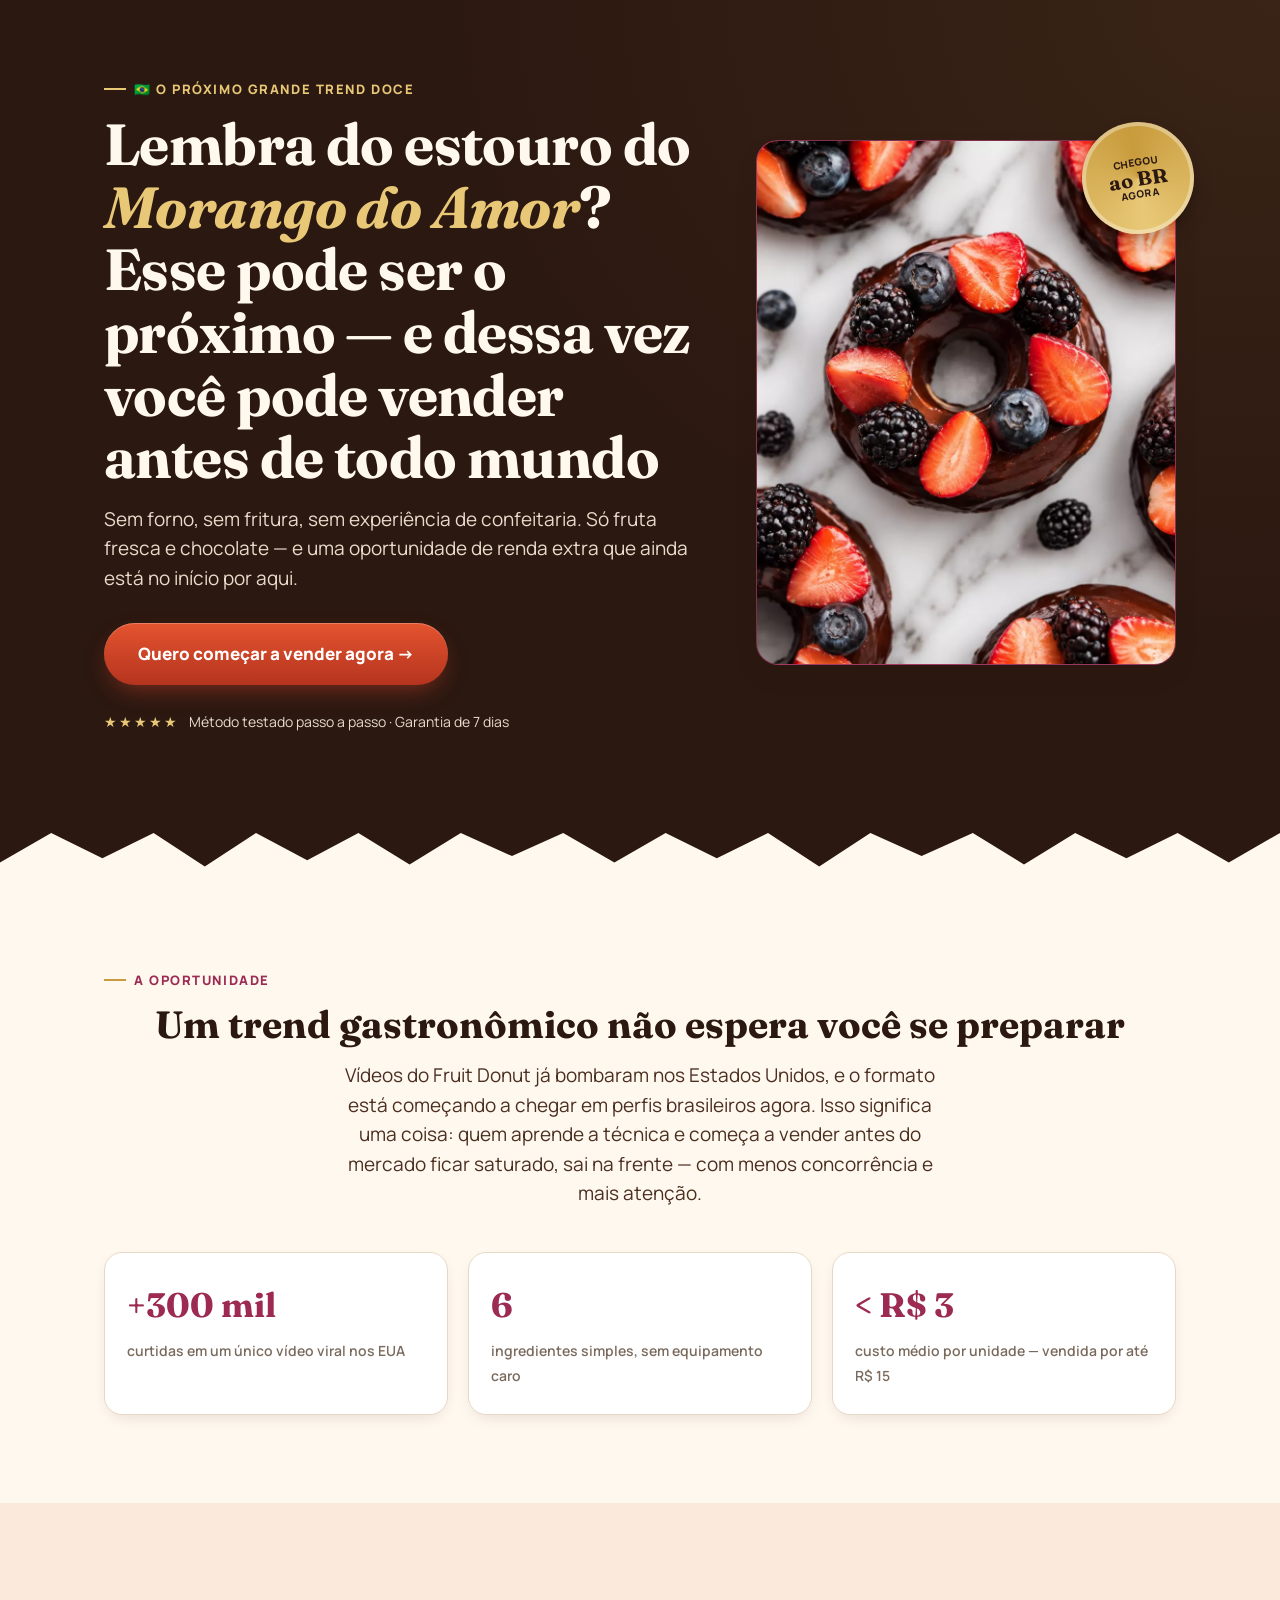
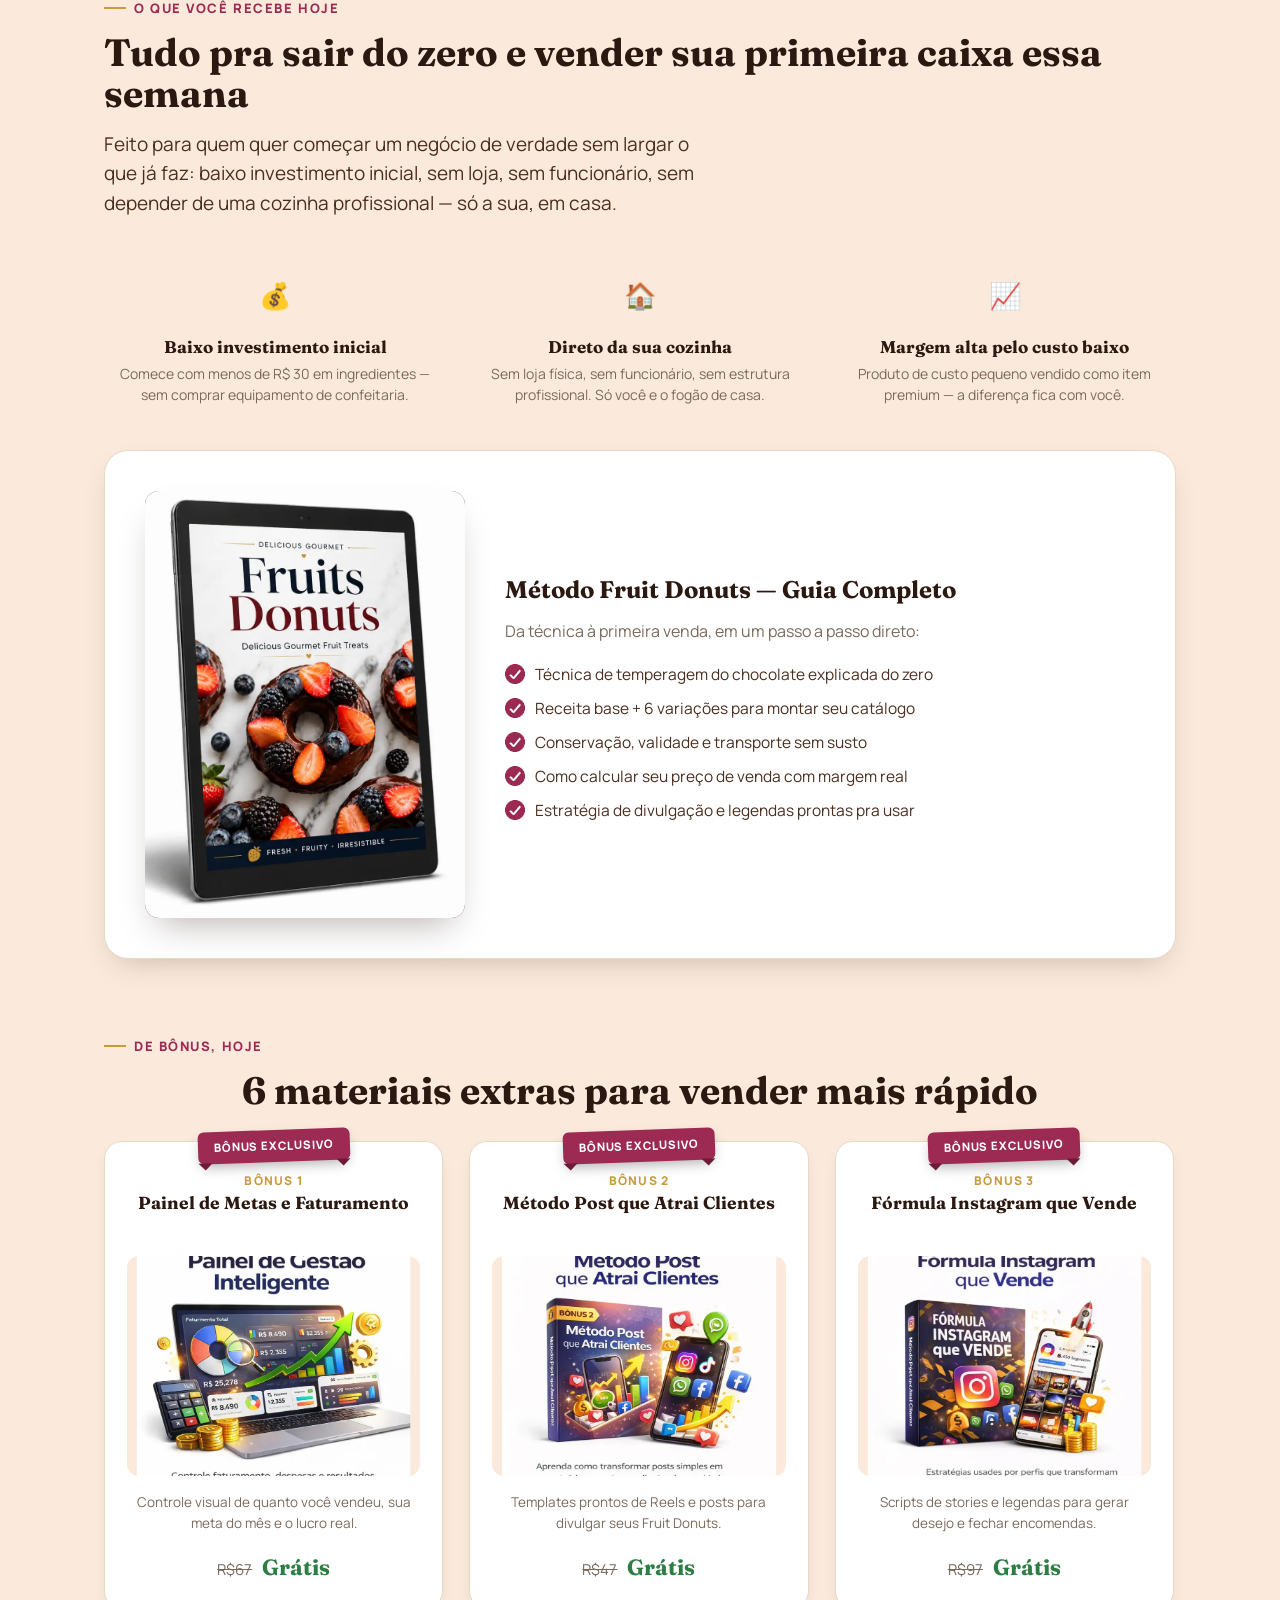
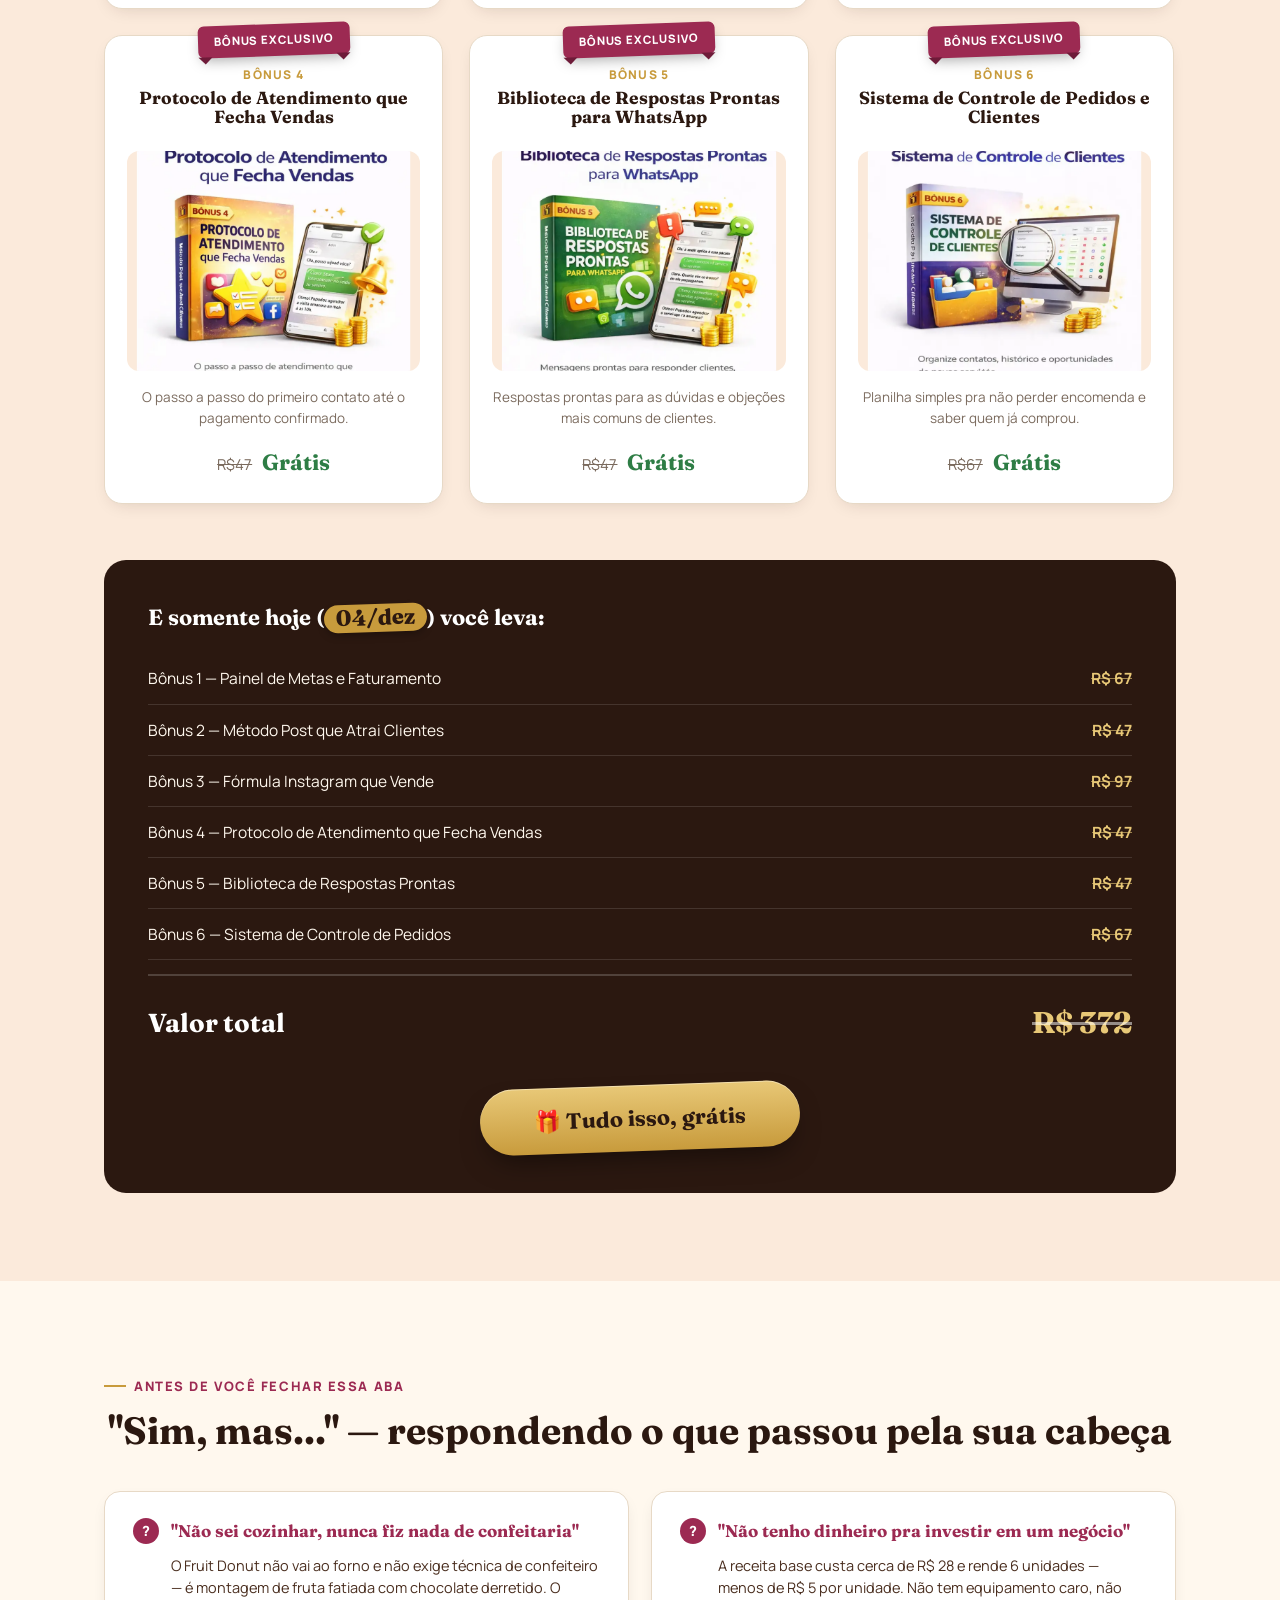
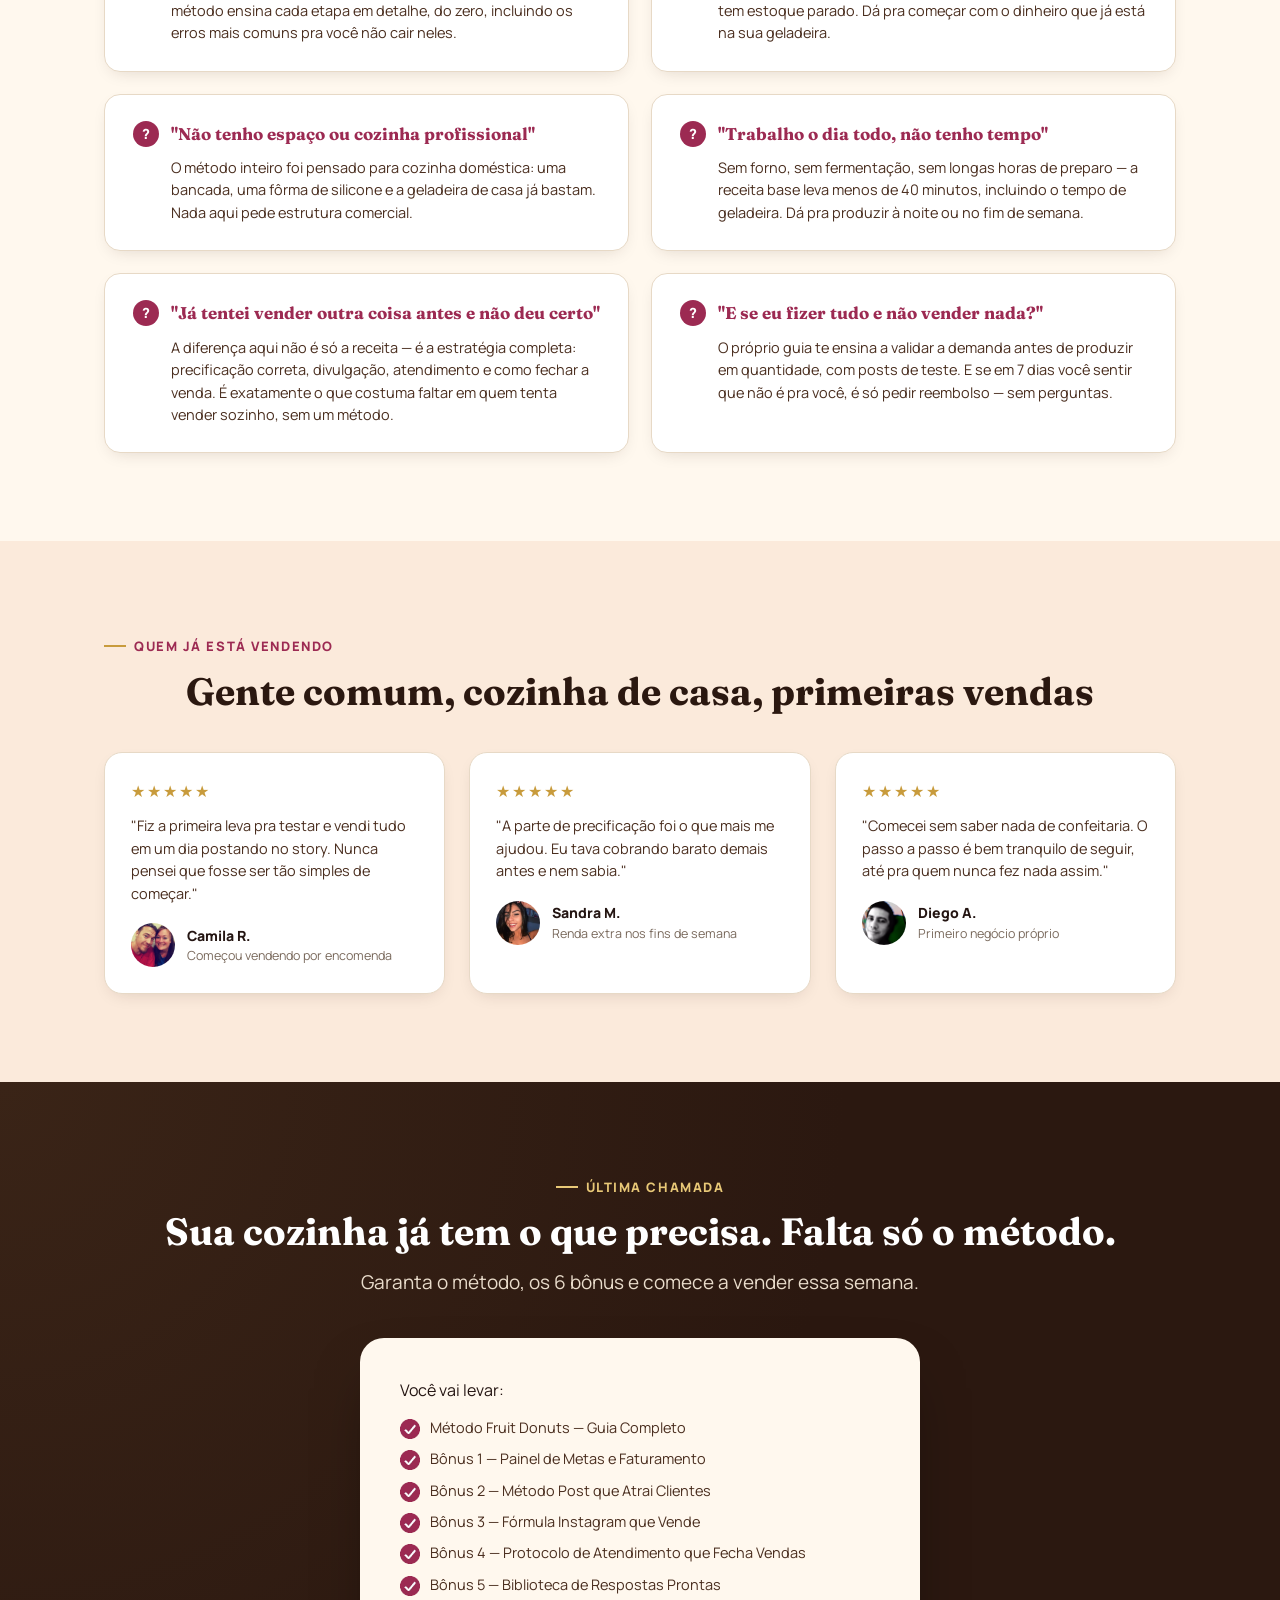
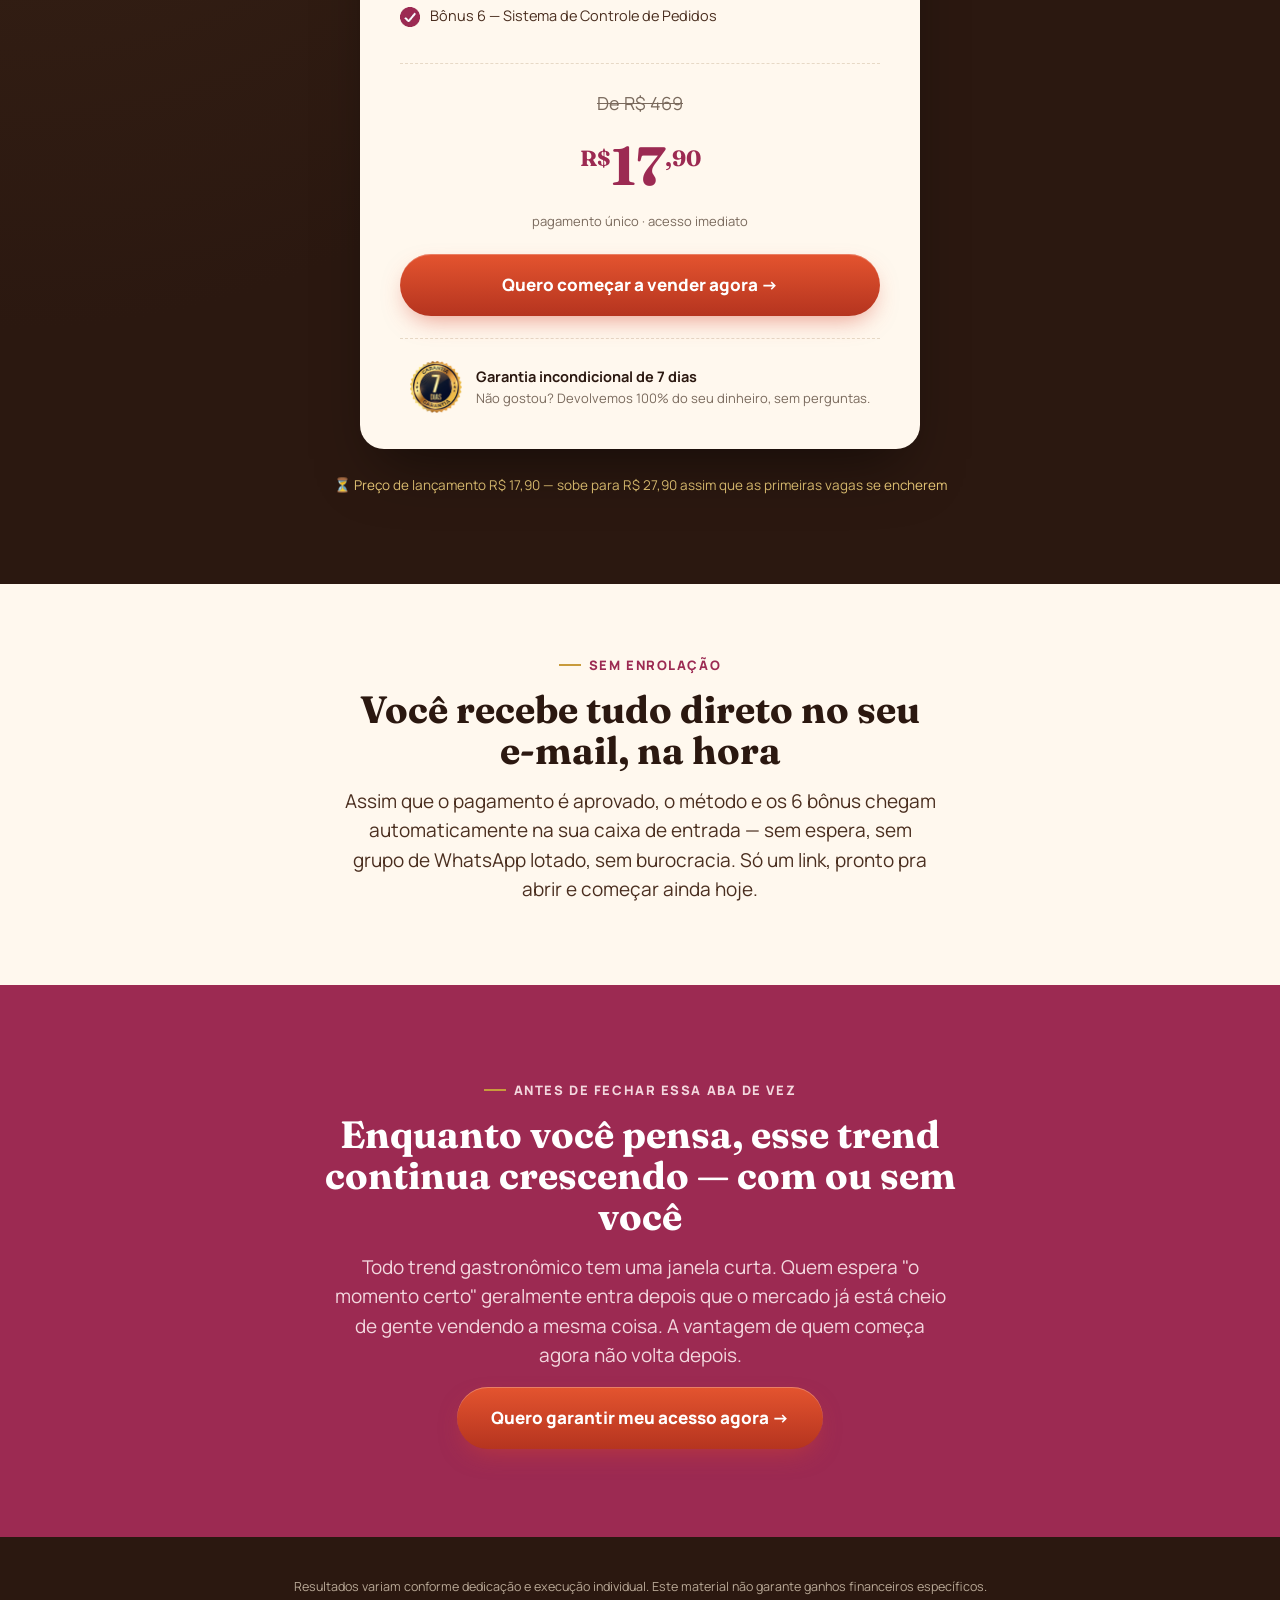
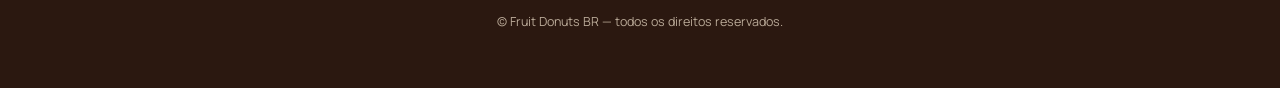
<file: index.html>
<!DOCTYPE html>
<html lang="pt-BR">
<head>
<meta charset="UTF-8">
<meta name="viewport" content="width=device-width, initial-scale=1.0">
<title>Fruit Donuts — O doce viral dos EUA, agora no Brasil</title>
<link rel="stylesheet" href="styles.css">
</head>
<body>

<!-- ===================== ATENÇÃO ===================== -->
<section class="hero">
  <div class="container">
    <div class="hero-copy">
      <div class="eyebrow">🇧🇷 o próximo grande trend doce</div>
      <h1>Lembra do estouro do <em>Morango do Amor</em>? Esse pode ser o próximo — e dessa vez você pode vender antes de todo mundo</h1>
      <p class="lede">Sem forno, sem fritura, sem experiência de confeitaria. Só fruta fresca e chocolate — e uma oportunidade de renda extra que ainda está no início por aqui.</p>
      <div class="hero-cta-row">
        <a href="#oferta" class="btn btn-primary">Quero começar a vender agora →</a>
      </div>
      <div class="trust-row">
        <span class="stars">★★★★★</span>
        <span>Método testado passo a passo · Garantia de 7 dias</span>
      </div>
    </div>
    <div class="hero-visual">
      <div class="frame">
        <img src="hero-fruit-donuts.webp" alt="Fruit Donuts de morango, mirtilo e amora cobertos de chocolate">
      </div>
      <div class="selo-float">
        <div class="selo"><small>Chegou</small><strong>ao BR</strong><small>agora</small></div>
      </div>
    </div>
  </div>
</section>
<div class="torn from-choc"></div>

<!-- ===================== INTERESSE ===================== -->
<section>
  <div class="container">
    <div class="eyebrow center">A oportunidade</div>
    <h2 class="center">Um trend gastronômico não espera você se preparar</h2>
    <p class="lede center">Vídeos do Fruit Donut já bombaram nos Estados Unidos, e o formato está começando a chegar em perfis brasileiros agora. Isso significa uma coisa: quem aprende a técnica e começa a vender antes do mercado ficar saturado, sai na frente — com menos concorrência e mais atenção.</p>
    <div class="stat-row">
      <div class="stat-card">
        <span class="num">+300 mil</span>
        <span class="lbl">curtidas em um único vídeo viral nos EUA</span>
      </div>
      <div class="stat-card">
        <span class="num">6</span>
        <span class="lbl">ingredientes simples, sem equipamento caro</span>
      </div>
      <div class="stat-card">
        <span class="num">&lt; R$ 3</span>
        <span class="lbl">custo médio por unidade — vendida por até R$ 15</span>
      </div>
    </div>
  </div>
</section>

<!-- ===================== DESEJO ===================== -->
<section style="background:var(--cream-2);">
  <div class="container">
    <div class="eyebrow">O que você recebe hoje</div>
    <h2>Tudo pra sair do zero e vender sua primeira caixa essa semana</h2>
    <p class="lede">Feito para quem quer começar um negócio de verdade sem largar o que já faz: baixo investimento inicial, sem loja, sem funcionário, sem depender de uma cozinha profissional — só a sua, em casa.</p>

    <div class="angle-strip">
      <div class="angle-card">
        <div class="ic">💰</div>
        <h3>Baixo investimento inicial</h3>
        <p>Comece com menos de R$ 30 em ingredientes — sem comprar equipamento de confeitaria.</p>
      </div>
      <div class="angle-card">
        <div class="ic">🏠</div>
        <h3>Direto da sua cozinha</h3>
        <p>Sem loja física, sem funcionário, sem estrutura profissional. Só você e o fogão de casa.</p>
      </div>
      <div class="angle-card">
        <div class="ic">📈</div>
        <h3>Margem alta pelo custo baixo</h3>
        <p>Produto de custo pequeno vendido como item premium — a diferença fica com você.</p>
      </div>
    </div>

    <div class="product-hero-card">
      <div class="mockup">
        <img src="ebook-mockup.webp" alt="Mockup do método Fruit Donuts em um tablet">
      </div>
      <div>
        <h3 style="font-size:24px;">Método Fruit Donuts — Guia Completo</h3>
        <p style="color:var(--muted); margin-bottom:0;">Da técnica à primeira venda, em um passo a passo direto:</p>
        <ul class="check-list">
          <li><img src="icone-check.webp" alt=""> Técnica de temperagem do chocolate explicada do zero</li>
          <li><img src="icone-check.webp" alt=""> Receita base + 6 variações para montar seu catálogo</li>
          <li><img src="icone-check.webp" alt=""> Conservação, validade e transporte sem susto</li>
          <li><img src="icone-check.webp" alt=""> Como calcular seu preço de venda com margem real</li>
          <li><img src="icone-check.webp" alt=""> Estratégia de divulgação e legendas prontas pra usar</li>
        </ul>
      </div>
    </div>

    <!-- BONUS GRID -->
    <div style="margin-top:70px;">
      <div class="eyebrow center">De bônus, hoje</div>
      <h2 class="center">6 materiais extras para vender mais rápido</h2>
    </div>
    <div class="bonus-grid">

      <div class="bonus-card">
        <div class="ribbon">Bônus exclusivo</div>
        <div class="bonus-num">Bônus 1</div>
        <h3>Painel de Metas e Faturamento</h3>
        <div class="mockup"><img src="bonus_1.webp" alt="Painel de metas e faturamento"></div>
        <p class="desc">Controle visual de quanto você vendeu, sua meta do mês e o lucro real.</p>
        <div class="price-row"><span class="price-strike">R$67</span><span class="price-free">Grátis</span></div>
      </div>

      <div class="bonus-card">
        <div class="ribbon">Bônus exclusivo</div>
        <div class="bonus-num">Bônus 2</div>
        <h3>Método Post que Atrai Clientes</h3>
        <div class="mockup"><img src="bonus_2.webp" alt="Método post que atrai clientes"></div>
        <p class="desc">Templates prontos de Reels e posts para divulgar seus Fruit Donuts.</p>
        <div class="price-row"><span class="price-strike">R$47</span><span class="price-free">Grátis</span></div>
      </div>

      <div class="bonus-card">
        <div class="ribbon">Bônus exclusivo</div>
        <div class="bonus-num">Bônus 3</div>
        <h3>Fórmula Instagram que Vende</h3>
        <div class="mockup"><img src="bonus_3.webp" alt="Fórmula Instagram que vende"></div>
        <p class="desc">Scripts de stories e legendas para gerar desejo e fechar encomendas.</p>
        <div class="price-row"><span class="price-strike">R$97</span><span class="price-free">Grátis</span></div>
      </div>

      <div class="bonus-card">
        <div class="ribbon">Bônus exclusivo</div>
        <div class="bonus-num">Bônus 4</div>
        <h3>Protocolo de Atendimento que Fecha Vendas</h3>
        <div class="mockup"><img src="bonus_4.webp" alt="Protocolo de atendimento que fecha vendas"></div>
        <p class="desc">O passo a passo do primeiro contato até o pagamento confirmado.</p>
        <div class="price-row"><span class="price-strike">R$47</span><span class="price-free">Grátis</span></div>
      </div>

      <div class="bonus-card">
        <div class="ribbon">Bônus exclusivo</div>
        <div class="bonus-num">Bônus 5</div>
        <h3>Biblioteca de Respostas Prontas para WhatsApp</h3>
        <div class="mockup"><img src="bonus_5.webp" alt="Biblioteca de respostas prontas para WhatsApp"></div>
        <p class="desc">Respostas prontas para as dúvidas e objeções mais comuns de clientes.</p>
        <div class="price-row"><span class="price-strike">R$47</span><span class="price-free">Grátis</span></div>
      </div>

      <div class="bonus-card">
        <div class="ribbon">Bônus exclusivo</div>
        <div class="bonus-num">Bônus 6</div>
        <h3>Sistema de Controle de Pedidos e Clientes</h3>
        <div class="mockup"><img src="bonus_6.webp" alt="Sistema de controle de pedidos e clientes"></div>
        <p class="desc">Planilha simples pra não perder encomenda e saber quem já comprou.</p>
        <div class="price-row"><span class="price-strike">R$67</span><span class="price-free">Grátis</span></div>
      </div>

    </div>

    <!-- VALUE STACK -->
    <div class="value-stack">
      <h3>E somente hoje (<span id="data-hoje" class="data-destaque">05/ago</span>) você leva:</h3>
      <div class="value-row"><span>Bônus 1 — Painel de Metas e Faturamento</span><span class="val">R$ 67</span></div>
      <div class="value-row"><span>Bônus 2 — Método Post que Atrai Clientes</span><span class="val">R$ 47</span></div>
      <div class="value-row"><span>Bônus 3 — Fórmula Instagram que Vende</span><span class="val">R$ 97</span></div>
      <div class="value-row"><span>Bônus 4 — Protocolo de Atendimento que Fecha Vendas</span><span class="val">R$ 47</span></div>
      <div class="value-row"><span>Bônus 5 — Biblioteca de Respostas Prontas</span><span class="val">R$ 47</span></div>
      <div class="value-row"><span>Bônus 6 — Sistema de Controle de Pedidos</span><span class="val">R$ 67</span></div>
      <div class="value-row total"><span>Valor total</span><span class="val">R$ 372</span></div>
      <div class="tudo-gratis-badge">🎁 Tudo isso, grátis</div>
    </div>
  </div>
</section>

<!-- ===================== QUEBRA DE OBJEÇÕES ===================== -->
<section>
  <div class="container">
    <div class="eyebrow center">Antes de você fechar essa aba</div>
    <h2 class="center">"Sim, mas..." — respondendo o que passou pela sua cabeça</h2>
    <div class="objection-grid">

      <div class="objection-card">
        <div class="q"><span class="mark">?</span>"Não sei cozinhar, nunca fiz nada de confeitaria"</div>
        <p class="a">O Fruit Donut não vai ao forno e não exige técnica de confeiteiro — é montagem de fruta fatiada com chocolate derretido. O método ensina cada etapa em detalhe, do zero, incluindo os erros mais comuns pra você não cair neles.</p>
      </div>

      <div class="objection-card">
        <div class="q"><span class="mark">?</span>"Não tenho dinheiro pra investir em um negócio"</div>
        <p class="a">A receita base custa cerca de R$ 28 e rende 6 unidades — menos de R$ 5 por unidade. Não tem equipamento caro, não tem estoque parado. Dá pra começar com o dinheiro que já está na sua geladeira.</p>
      </div>

      <div class="objection-card">
        <div class="q"><span class="mark">?</span>"Não tenho espaço ou cozinha profissional"</div>
        <p class="a">O método inteiro foi pensado para cozinha doméstica: uma bancada, uma fôrma de silicone e a geladeira de casa já bastam. Nada aqui pede estrutura comercial.</p>
      </div>

      <div class="objection-card">
        <div class="q"><span class="mark">?</span>"Trabalho o dia todo, não tenho tempo"</div>
        <p class="a">Sem forno, sem fermentação, sem longas horas de preparo — a receita base leva menos de 40 minutos, incluindo o tempo de geladeira. Dá pra produzir à noite ou no fim de semana.</p>
      </div>

      <div class="objection-card">
        <div class="q"><span class="mark">?</span>"Já tentei vender outra coisa antes e não deu certo"</div>
        <p class="a">A diferença aqui não é só a receita — é a estratégia completa: precificação correta, divulgação, atendimento e como fechar a venda. É exatamente o que costuma faltar em quem tenta vender sozinho, sem um método.</p>
      </div>

      <div class="objection-card">
        <div class="q"><span class="mark">?</span>"E se eu fizer tudo e não vender nada?"</div>
        <p class="a">O próprio guia te ensina a validar a demanda antes de produzir em quantidade, com posts de teste. E se em 7 dias você sentir que não é pra você, é só pedir reembolso — sem perguntas.</p>
      </div>

    </div>
  </div>
</section>

<!-- ===================== PROVA SOCIAL ===================== -->
<section style="background:var(--cream-2);">
  <div class="container">
    <div class="eyebrow center">Quem já está vendendo</div>
    <h2 class="center">Gente comum, cozinha de casa, primeiras vendas</h2>
    <div class="testi-grid">
      <div class="testi-card">
        <span class="stars">★★★★★</span>
        <p>"Fiz a primeira leva pra testar e vendi tudo em um dia postando no story. Nunca pensei que fosse ser tão simples de começar."</p>
        <div class="testi-person">
          <img src="depoimento-avatar-1.webp" alt="Depoimento de cliente">
          <div><div class="name">Camila R.</div><div class="role">Começou vendendo por encomenda</div></div>
        </div>
      </div>
      <div class="testi-card">
        <span class="stars">★★★★★</span>
        <p>"A parte de precificação foi o que mais me ajudou. Eu tava cobrando barato demais antes e nem sabia."</p>
        <div class="testi-person">
          <img src="depoimento-avatar-2.webp" alt="Depoimento de cliente">
          <div><div class="name">Sandra M.</div><div class="role">Renda extra nos fins de semana</div></div>
        </div>
      </div>
      <div class="testi-card">
        <span class="stars">★★★★★</span>
        <p>"Comecei sem saber nada de confeitaria. O passo a passo é bem tranquilo de seguir, até pra quem nunca fez nada assim."</p>
        <div class="testi-person">
          <img src="depoimento-avatar-3.webp" alt="Depoimento de cliente">
          <div><div class="name">Diego A.</div><div class="role">Primeiro negócio próprio</div></div>
        </div>
      </div>
    </div>
  </div>
</section>

<!-- ===================== AÇÃO ===================== -->
<section class="action-section" id="oferta">
  <div class="container">
    <div class="eyebrow">Última chamada</div>
    <h2>Sua cozinha já tem o que precisa. Falta só o método.</h2>
    <p class="lede center" style="color:#E9DCCB;">Garanta o método, os 6 bônus e comece a vender essa semana.</p>

    <div class="pricing-card">
      <div class="includes-block">
        <div class="ob-title" style="font-size:16px;margin-bottom:14px;">Você vai levar:</div>
        <ul class="check-list" style="margin:0;">
          <li><img src="icone-check.webp" alt=""> Método Fruit Donuts — Guia Completo</li>
          <li><img src="icone-check.webp" alt=""> Bônus 1 — Painel de Metas e Faturamento</li>
          <li><img src="icone-check.webp" alt=""> Bônus 2 — Método Post que Atrai Clientes</li>
          <li><img src="icone-check.webp" alt=""> Bônus 3 — Fórmula Instagram que Vende</li>
          <li><img src="icone-check.webp" alt=""> Bônus 4 — Protocolo de Atendimento que Fecha Vendas</li>
          <li><img src="icone-check.webp" alt=""> Bônus 5 — Biblioteca de Respostas Prontas</li>
          <li><img src="icone-check.webp" alt=""> Bônus 6 — Sistema de Controle de Pedidos</li>
        </ul>
      </div>
      <div class="price-block">
        <span class="old-price">De R$ 469</span>
        <div class="new-price"><sup>R$</sup>17<sup>,90</sup></div>
        <div class="per">pagamento único · acesso imediato</div>
        <a href="#" class="btn btn-primary btn-block">Quero começar a vender agora →</a>
        <div class="guarantee-row">
          <img src="garantia-selo.webp" alt="Selo de garantia de 7 dias">
          <div class="txt"><strong>Garantia incondicional de 7 dias</strong>Não gostou? Devolvemos 100% do seu dinheiro, sem perguntas.</div>
        </div>
      </div>
    </div>
    <div class="urgency">⏳ Preço de lançamento R$ 17,90 — sobe para R$ 27,90 assim que as primeiras vagas se encherem</div>
  </div>
</section>

<!-- ===================== ENTREGA / SEM ENROLAÇÃO ===================== -->
<section class="section-tight" style="background:var(--cream);">
  <div class="container center" style="max-width:640px;">
    <div class="eyebrow center">sem enrolação</div>
    <h2>Você recebe tudo direto no seu e-mail, na hora</h2>
    <p class="lede center">Assim que o pagamento é aprovado, o método e os 6 bônus chegam automaticamente na sua caixa de entrada — sem espera, sem grupo de WhatsApp lotado, sem burocracia. Só um link, pronto pra abrir e começar ainda hoje.</p>
  </div>
</section>

<!-- ===================== CUTUCADA FINAL ===================== -->
<section style="background:var(--berry); color:#fff; text-align:center;">
  <div class="container" style="max-width:680px;">
    <div class="eyebrow center" style="color:#F3D7DE;">antes de fechar essa aba de vez</div>
    <h2 style="color:#fff;">Enquanto você pensa, esse trend continua crescendo — com ou sem você</h2>
    <p class="lede center" style="color:#F3D7DE;">Todo trend gastronômico tem uma janela curta. Quem espera "o momento certo" geralmente entra depois que o mercado já está cheio de gente vendendo a mesma coisa. A vantagem de quem começa agora não volta depois.</p>
    <a href="#oferta" class="btn btn-primary">Quero garantir meu acesso agora →</a>
  </div>
</section>

<footer>
  <div class="container">
    <p>Resultados variam conforme dedicação e execução individual. Este material não garante ganhos financeiros específicos.</p>
    <p>© Fruit Donuts BR — todos os direitos reservados.</p>
  </div>
</footer>

<script>
(function(){
  var meses = ["jan","fev","mar","abr","mai","jun","jul","ago","set","out","nov","dez"];
  var hoje = new Date();
  var dia = String(hoje.getDate()).padStart(2, "0");
  var mes = meses[hoje.getMonth()];
  var el = document.getElementById("data-hoje");
  if (el) el.textContent = dia + "/" + mes;
})();
</script>
</body>
</html>
</file>
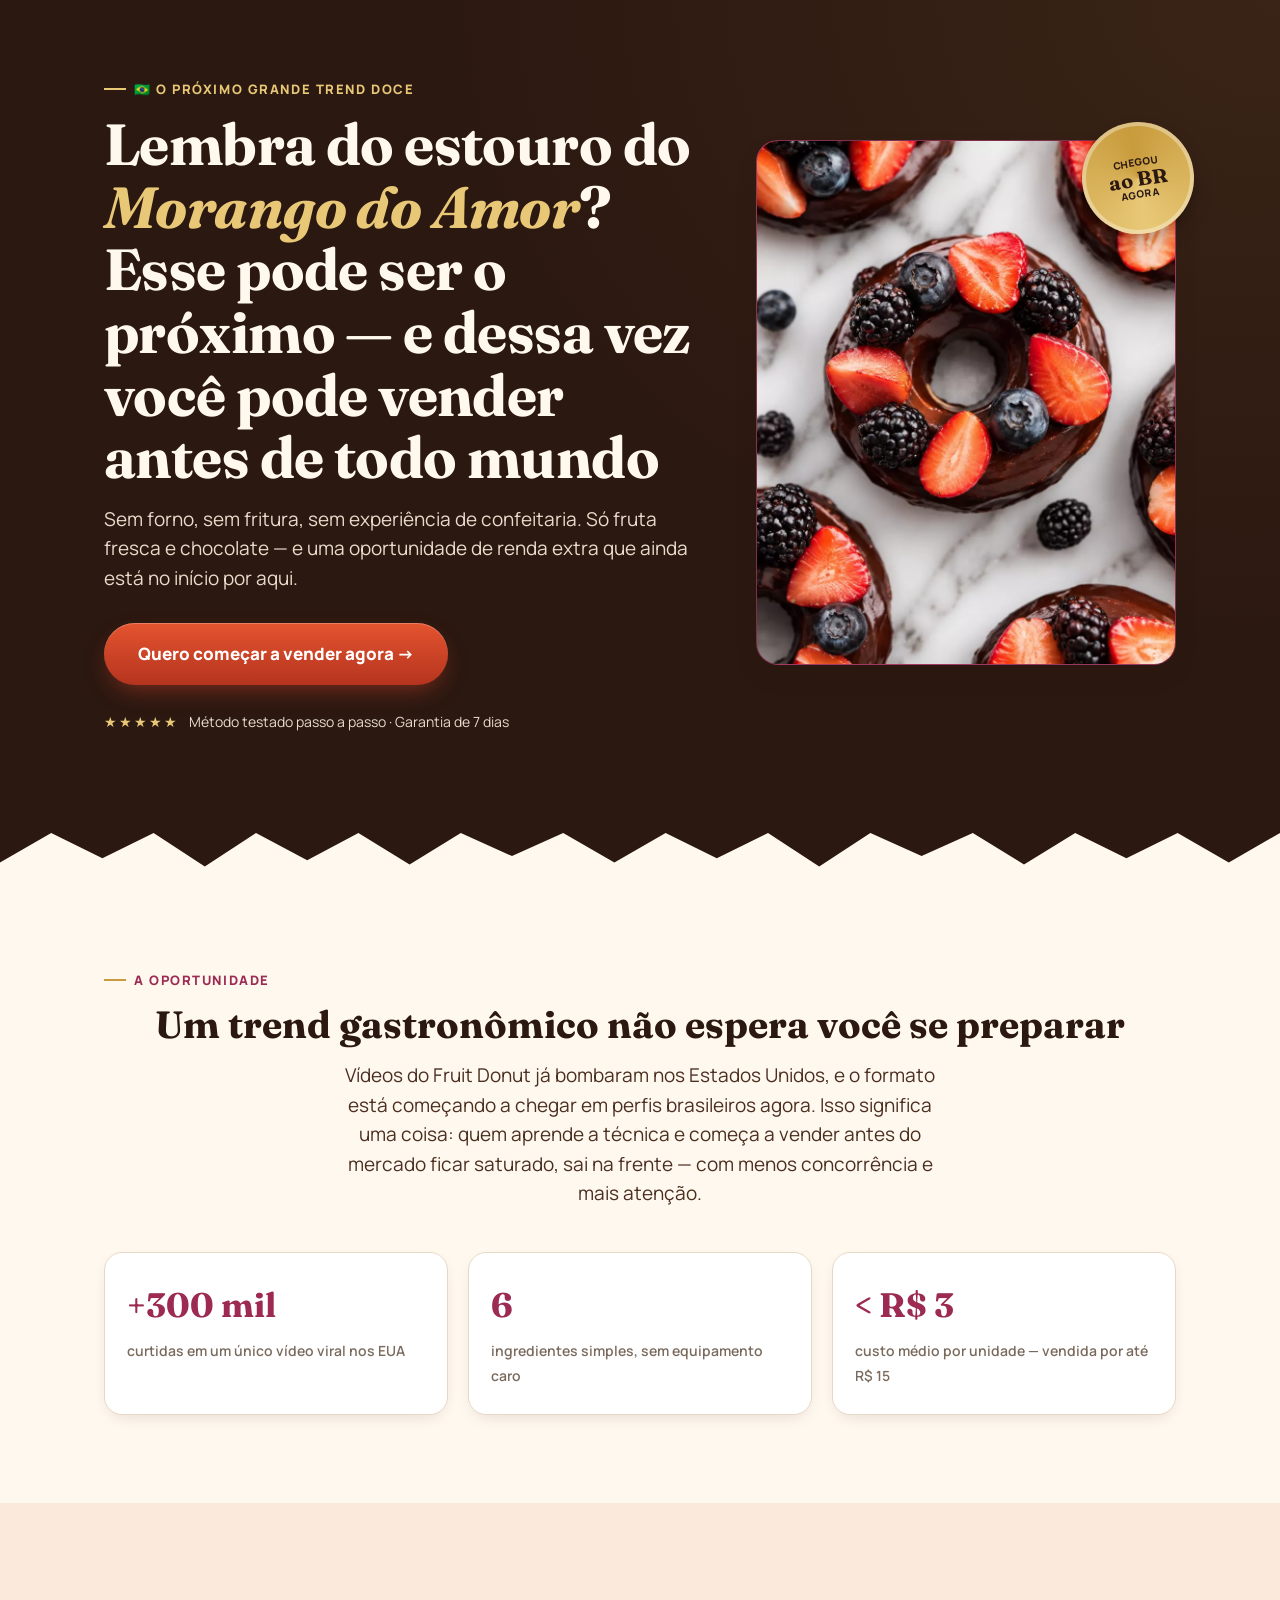
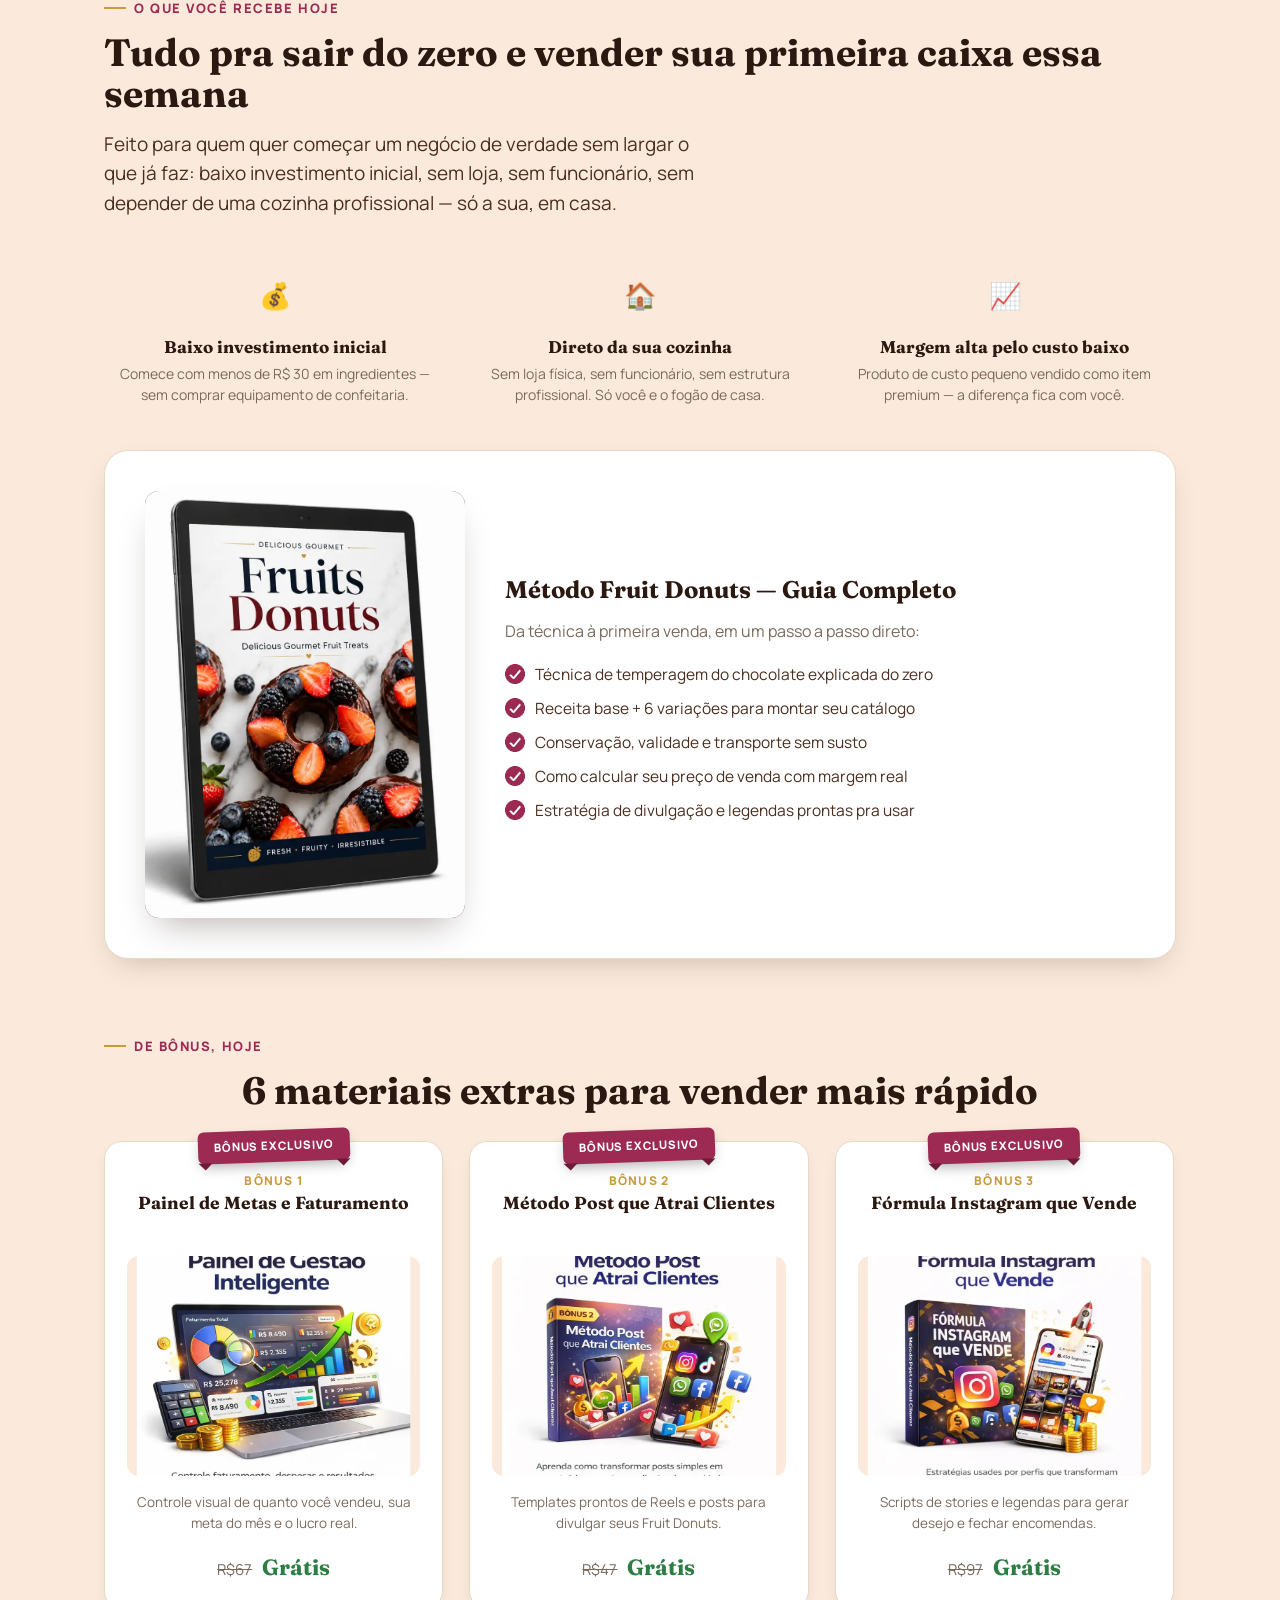
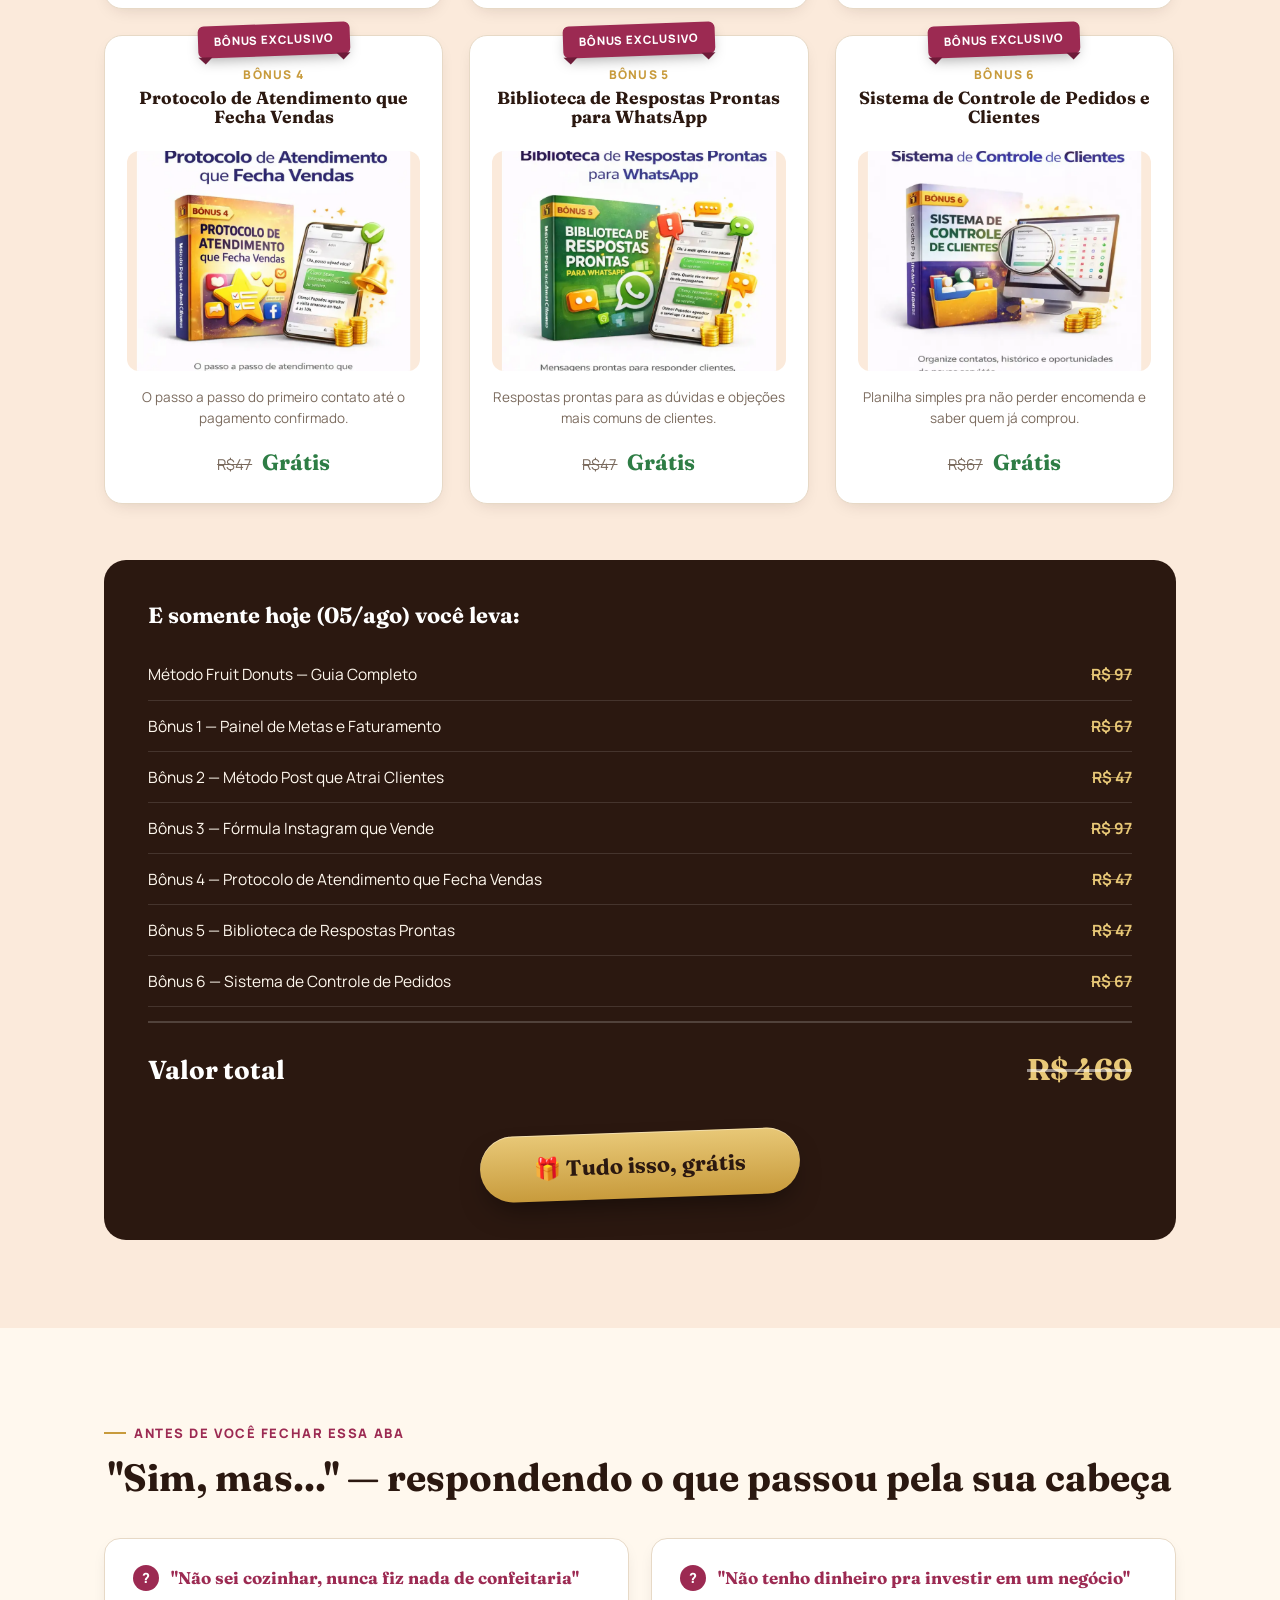
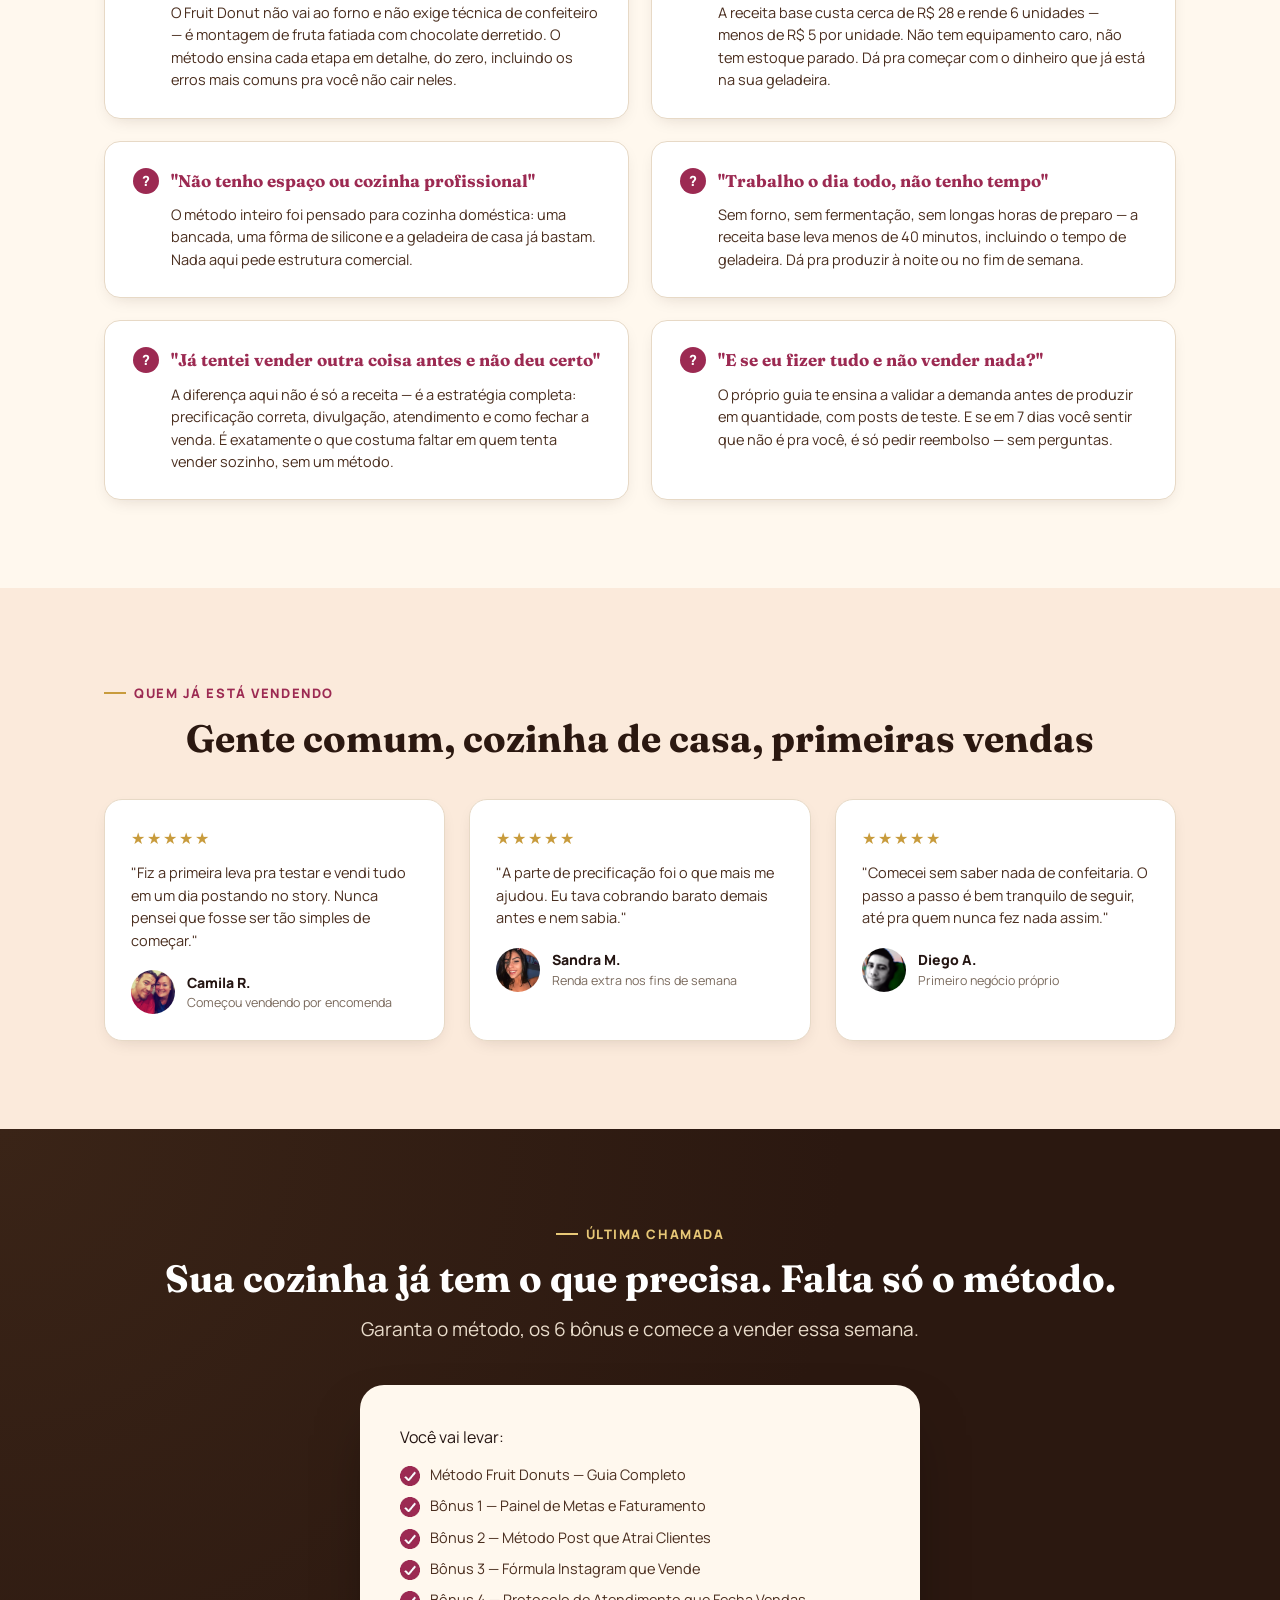
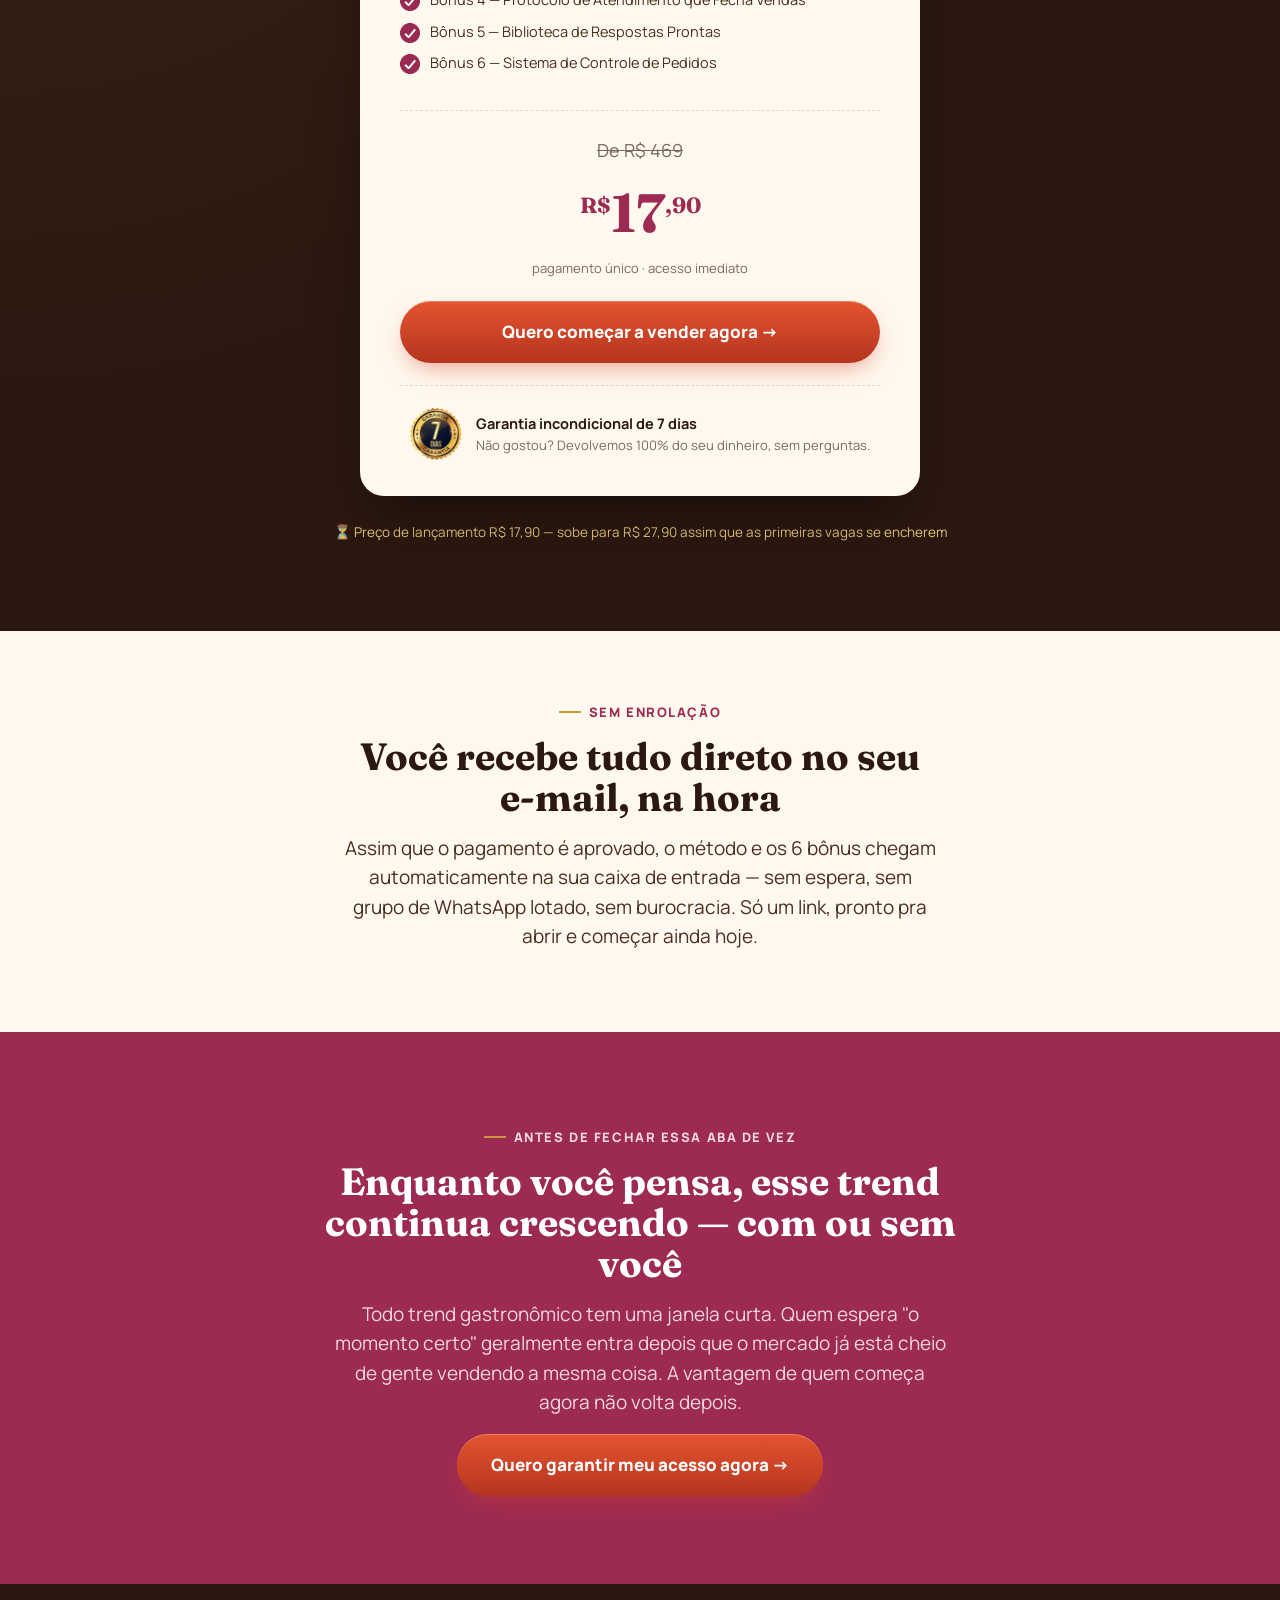
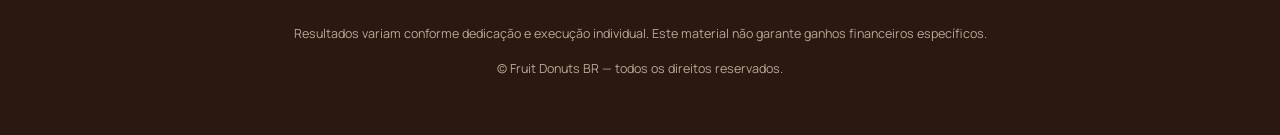
<file: index (4).html>
<!DOCTYPE html>
<html lang="pt-BR">
<head>
<meta charset="UTF-8">
<meta name="viewport" content="width=device-width, initial-scale=1.0">
<title>Fruit Donuts — O doce viral dos EUA, agora no Brasil</title>
<link rel="stylesheet" href="styles.css">
</head>
<body>

<!-- ===================== ATENÇÃO ===================== -->
<section class="hero">
  <div class="container">
    <div class="hero-copy">
      <div class="eyebrow">🇧🇷 o próximo grande trend doce</div>
      <h1>Lembra do estouro do <em>Morango do Amor</em>? Esse pode ser o próximo — e dessa vez você pode vender antes de todo mundo</h1>
      <p class="lede">Sem forno, sem fritura, sem experiência de confeitaria. Só fruta fresca e chocolate — e uma oportunidade de renda extra que ainda está no início por aqui.</p>
      <div class="hero-cta-row">
        <a href="#oferta" class="btn btn-primary">Quero começar a vender agora →</a>
      </div>
      <div class="trust-row">
        <span class="stars">★★★★★</span>
        <span>Método testado passo a passo · Garantia de 7 dias</span>
      </div>
    </div>
    <div class="hero-visual">
      <div class="frame">
        <img src="hero-fruit-donuts.webp" alt="Fruit Donuts de morango, mirtilo e amora cobertos de chocolate">
      </div>
      <div class="selo-float">
        <div class="selo"><small>Chegou</small><strong>ao BR</strong><small>agora</small></div>
      </div>
    </div>
  </div>
</section>
<div class="torn from-choc"></div>

<!-- ===================== INTERESSE ===================== -->
<section>
  <div class="container">
    <div class="eyebrow center">A oportunidade</div>
    <h2 class="center">Um trend gastronômico não espera você se preparar</h2>
    <p class="lede center">Vídeos do Fruit Donut já bombaram nos Estados Unidos, e o formato está começando a chegar em perfis brasileiros agora. Isso significa uma coisa: quem aprende a técnica e começa a vender antes do mercado ficar saturado, sai na frente — com menos concorrência e mais atenção.</p>
    <div class="stat-row">
      <div class="stat-card">
        <span class="num">+300 mil</span>
        <span class="lbl">curtidas em um único vídeo viral nos EUA</span>
      </div>
      <div class="stat-card">
        <span class="num">6</span>
        <span class="lbl">ingredientes simples, sem equipamento caro</span>
      </div>
      <div class="stat-card">
        <span class="num">&lt; R$ 3</span>
        <span class="lbl">custo médio por unidade — vendida por até R$ 15</span>
      </div>
    </div>
  </div>
</section>

<!-- ===================== DESEJO ===================== -->
<section style="background:var(--cream-2);">
  <div class="container">
    <div class="eyebrow">O que você recebe hoje</div>
    <h2>Tudo pra sair do zero e vender sua primeira caixa essa semana</h2>
    <p class="lede">Feito para quem quer começar um negócio de verdade sem largar o que já faz: baixo investimento inicial, sem loja, sem funcionário, sem depender de uma cozinha profissional — só a sua, em casa.</p>

    <div class="angle-strip">
      <div class="angle-card">
        <div class="ic">💰</div>
        <h3>Baixo investimento inicial</h3>
        <p>Comece com menos de R$ 30 em ingredientes — sem comprar equipamento de confeitaria.</p>
      </div>
      <div class="angle-card">
        <div class="ic">🏠</div>
        <h3>Direto da sua cozinha</h3>
        <p>Sem loja física, sem funcionário, sem estrutura profissional. Só você e o fogão de casa.</p>
      </div>
      <div class="angle-card">
        <div class="ic">📈</div>
        <h3>Margem alta pelo custo baixo</h3>
        <p>Produto de custo pequeno vendido como item premium — a diferença fica com você.</p>
      </div>
    </div>

    <div class="product-hero-card">
      <div class="mockup">
        <img src="ebook-mockup.webp" alt="Mockup do método Fruit Donuts em um tablet">
      </div>
      <div>
        <h3 style="font-size:24px;">Método Fruit Donuts — Guia Completo</h3>
        <p style="color:var(--muted); margin-bottom:0;">Da técnica à primeira venda, em um passo a passo direto:</p>
        <ul class="check-list">
          <li><img src="icone-check.webp" alt=""> Técnica de temperagem do chocolate explicada do zero</li>
          <li><img src="icone-check.webp" alt=""> Receita base + 6 variações para montar seu catálogo</li>
          <li><img src="icone-check.webp" alt=""> Conservação, validade e transporte sem susto</li>
          <li><img src="icone-check.webp" alt=""> Como calcular seu preço de venda com margem real</li>
          <li><img src="icone-check.webp" alt=""> Estratégia de divulgação e legendas prontas pra usar</li>
        </ul>
      </div>
    </div>

    <!-- BONUS GRID -->
    <div style="margin-top:70px;">
      <div class="eyebrow center">De bônus, hoje</div>
      <h2 class="center">6 materiais extras para vender mais rápido</h2>
    </div>
    <div class="bonus-grid">

      <div class="bonus-card">
        <div class="ribbon">Bônus exclusivo</div>
        <div class="bonus-num">Bônus 1</div>
        <h3>Painel de Metas e Faturamento</h3>
        <div class="mockup"><img src="bonus_1.webp" alt="Painel de metas e faturamento"></div>
        <p class="desc">Controle visual de quanto você vendeu, sua meta do mês e o lucro real.</p>
        <div class="price-row"><span class="price-strike">R$67</span><span class="price-free">Grátis</span></div>
      </div>

      <div class="bonus-card">
        <div class="ribbon">Bônus exclusivo</div>
        <div class="bonus-num">Bônus 2</div>
        <h3>Método Post que Atrai Clientes</h3>
        <div class="mockup"><img src="bonus_2.webp" alt="Método post que atrai clientes"></div>
        <p class="desc">Templates prontos de Reels e posts para divulgar seus Fruit Donuts.</p>
        <div class="price-row"><span class="price-strike">R$47</span><span class="price-free">Grátis</span></div>
      </div>

      <div class="bonus-card">
        <div class="ribbon">Bônus exclusivo</div>
        <div class="bonus-num">Bônus 3</div>
        <h3>Fórmula Instagram que Vende</h3>
        <div class="mockup"><img src="bonus_3.webp" alt="Fórmula Instagram que vende"></div>
        <p class="desc">Scripts de stories e legendas para gerar desejo e fechar encomendas.</p>
        <div class="price-row"><span class="price-strike">R$97</span><span class="price-free">Grátis</span></div>
      </div>

      <div class="bonus-card">
        <div class="ribbon">Bônus exclusivo</div>
        <div class="bonus-num">Bônus 4</div>
        <h3>Protocolo de Atendimento que Fecha Vendas</h3>
        <div class="mockup"><img src="bonus_4.webp" alt="Protocolo de atendimento que fecha vendas"></div>
        <p class="desc">O passo a passo do primeiro contato até o pagamento confirmado.</p>
        <div class="price-row"><span class="price-strike">R$47</span><span class="price-free">Grátis</span></div>
      </div>

      <div class="bonus-card">
        <div class="ribbon">Bônus exclusivo</div>
        <div class="bonus-num">Bônus 5</div>
        <h3>Biblioteca de Respostas Prontas para WhatsApp</h3>
        <div class="mockup"><img src="bonus_5.webp" alt="Biblioteca de respostas prontas para WhatsApp"></div>
        <p class="desc">Respostas prontas para as dúvidas e objeções mais comuns de clientes.</p>
        <div class="price-row"><span class="price-strike">R$47</span><span class="price-free">Grátis</span></div>
      </div>

      <div class="bonus-card">
        <div class="ribbon">Bônus exclusivo</div>
        <div class="bonus-num">Bônus 6</div>
        <h3>Sistema de Controle de Pedidos e Clientes</h3>
        <div class="mockup"><img src="bonus_6.webp" alt="Sistema de controle de pedidos e clientes"></div>
        <p class="desc">Planilha simples pra não perder encomenda e saber quem já comprou.</p>
        <div class="price-row"><span class="price-strike">R$67</span><span class="price-free">Grátis</span></div>
      </div>

    </div>

    <!-- VALUE STACK -->
    <div class="value-stack">
      <h3>E somente hoje (05/ago) você leva:</h3>
      <div class="value-row"><span>Método Fruit Donuts — Guia Completo</span><span class="val">R$ 97</span></div>
      <div class="value-row"><span>Bônus 1 — Painel de Metas e Faturamento</span><span class="val">R$ 67</span></div>
      <div class="value-row"><span>Bônus 2 — Método Post que Atrai Clientes</span><span class="val">R$ 47</span></div>
      <div class="value-row"><span>Bônus 3 — Fórmula Instagram que Vende</span><span class="val">R$ 97</span></div>
      <div class="value-row"><span>Bônus 4 — Protocolo de Atendimento que Fecha Vendas</span><span class="val">R$ 47</span></div>
      <div class="value-row"><span>Bônus 5 — Biblioteca de Respostas Prontas</span><span class="val">R$ 47</span></div>
      <div class="value-row"><span>Bônus 6 — Sistema de Controle de Pedidos</span><span class="val">R$ 67</span></div>
      <div class="value-row total"><span>Valor total</span><span class="val">R$ 469</span></div>
      <div class="tudo-gratis-badge">🎁 Tudo isso, grátis</div>
    </div>
  </div>
</section>

<!-- ===================== QUEBRA DE OBJEÇÕES ===================== -->
<section>
  <div class="container">
    <div class="eyebrow center">Antes de você fechar essa aba</div>
    <h2 class="center">"Sim, mas..." — respondendo o que passou pela sua cabeça</h2>
    <div class="objection-grid">

      <div class="objection-card">
        <div class="q"><span class="mark">?</span>"Não sei cozinhar, nunca fiz nada de confeitaria"</div>
        <p class="a">O Fruit Donut não vai ao forno e não exige técnica de confeiteiro — é montagem de fruta fatiada com chocolate derretido. O método ensina cada etapa em detalhe, do zero, incluindo os erros mais comuns pra você não cair neles.</p>
      </div>

      <div class="objection-card">
        <div class="q"><span class="mark">?</span>"Não tenho dinheiro pra investir em um negócio"</div>
        <p class="a">A receita base custa cerca de R$ 28 e rende 6 unidades — menos de R$ 5 por unidade. Não tem equipamento caro, não tem estoque parado. Dá pra começar com o dinheiro que já está na sua geladeira.</p>
      </div>

      <div class="objection-card">
        <div class="q"><span class="mark">?</span>"Não tenho espaço ou cozinha profissional"</div>
        <p class="a">O método inteiro foi pensado para cozinha doméstica: uma bancada, uma fôrma de silicone e a geladeira de casa já bastam. Nada aqui pede estrutura comercial.</p>
      </div>

      <div class="objection-card">
        <div class="q"><span class="mark">?</span>"Trabalho o dia todo, não tenho tempo"</div>
        <p class="a">Sem forno, sem fermentação, sem longas horas de preparo — a receita base leva menos de 40 minutos, incluindo o tempo de geladeira. Dá pra produzir à noite ou no fim de semana.</p>
      </div>

      <div class="objection-card">
        <div class="q"><span class="mark">?</span>"Já tentei vender outra coisa antes e não deu certo"</div>
        <p class="a">A diferença aqui não é só a receita — é a estratégia completa: precificação correta, divulgação, atendimento e como fechar a venda. É exatamente o que costuma faltar em quem tenta vender sozinho, sem um método.</p>
      </div>

      <div class="objection-card">
        <div class="q"><span class="mark">?</span>"E se eu fizer tudo e não vender nada?"</div>
        <p class="a">O próprio guia te ensina a validar a demanda antes de produzir em quantidade, com posts de teste. E se em 7 dias você sentir que não é pra você, é só pedir reembolso — sem perguntas.</p>
      </div>

    </div>
  </div>
</section>

<!-- ===================== PROVA SOCIAL ===================== -->
<section style="background:var(--cream-2);">
  <div class="container">
    <div class="eyebrow center">Quem já está vendendo</div>
    <h2 class="center">Gente comum, cozinha de casa, primeiras vendas</h2>
    <div class="testi-grid">
      <div class="testi-card">
        <span class="stars">★★★★★</span>
        <p>"Fiz a primeira leva pra testar e vendi tudo em um dia postando no story. Nunca pensei que fosse ser tão simples de começar."</p>
        <div class="testi-person">
          <img src="depoimento-avatar-1.webp" alt="Depoimento de cliente">
          <div><div class="name">Camila R.</div><div class="role">Começou vendendo por encomenda</div></div>
        </div>
      </div>
      <div class="testi-card">
        <span class="stars">★★★★★</span>
        <p>"A parte de precificação foi o que mais me ajudou. Eu tava cobrando barato demais antes e nem sabia."</p>
        <div class="testi-person">
          <img src="depoimento-avatar-2.webp" alt="Depoimento de cliente">
          <div><div class="name">Sandra M.</div><div class="role">Renda extra nos fins de semana</div></div>
        </div>
      </div>
      <div class="testi-card">
        <span class="stars">★★★★★</span>
        <p>"Comecei sem saber nada de confeitaria. O passo a passo é bem tranquilo de seguir, até pra quem nunca fez nada assim."</p>
        <div class="testi-person">
          <img src="depoimento-avatar-3.webp" alt="Depoimento de cliente">
          <div><div class="name">Diego A.</div><div class="role">Primeiro negócio próprio</div></div>
        </div>
      </div>
    </div>
  </div>
</section>

<!-- ===================== AÇÃO ===================== -->
<section class="action-section" id="oferta">
  <div class="container">
    <div class="eyebrow">Última chamada</div>
    <h2>Sua cozinha já tem o que precisa. Falta só o método.</h2>
    <p class="lede center" style="color:#E9DCCB;">Garanta o método, os 6 bônus e comece a vender essa semana.</p>

    <div class="pricing-card">
      <div class="includes-block">
        <div class="ob-title" style="font-size:16px;margin-bottom:14px;">Você vai levar:</div>
        <ul class="check-list" style="margin:0;">
          <li><img src="icone-check.webp" alt=""> Método Fruit Donuts — Guia Completo</li>
          <li><img src="icone-check.webp" alt=""> Bônus 1 — Painel de Metas e Faturamento</li>
          <li><img src="icone-check.webp" alt=""> Bônus 2 — Método Post que Atrai Clientes</li>
          <li><img src="icone-check.webp" alt=""> Bônus 3 — Fórmula Instagram que Vende</li>
          <li><img src="icone-check.webp" alt=""> Bônus 4 — Protocolo de Atendimento que Fecha Vendas</li>
          <li><img src="icone-check.webp" alt=""> Bônus 5 — Biblioteca de Respostas Prontas</li>
          <li><img src="icone-check.webp" alt=""> Bônus 6 — Sistema de Controle de Pedidos</li>
        </ul>
      </div>
      <div class="price-block">
        <span class="old-price">De R$ 469</span>
        <div class="new-price"><sup>R$</sup>17<sup>,90</sup></div>
        <div class="per">pagamento único · acesso imediato</div>
        <a href="#" class="btn btn-primary btn-block">Quero começar a vender agora →</a>
        <div class="guarantee-row">
          <img src="garantia-selo.webp" alt="Selo de garantia de 7 dias">
          <div class="txt"><strong>Garantia incondicional de 7 dias</strong>Não gostou? Devolvemos 100% do seu dinheiro, sem perguntas.</div>
        </div>
      </div>
    </div>
    <div class="urgency">⏳ Preço de lançamento R$ 17,90 — sobe para R$ 27,90 assim que as primeiras vagas se encherem</div>
  </div>
</section>

<!-- ===================== ENTREGA / SEM ENROLAÇÃO ===================== -->
<section class="section-tight" style="background:var(--cream);">
  <div class="container center" style="max-width:640px;">
    <div class="eyebrow center">sem enrolação</div>
    <h2>Você recebe tudo direto no seu e-mail, na hora</h2>
    <p class="lede center">Assim que o pagamento é aprovado, o método e os 6 bônus chegam automaticamente na sua caixa de entrada — sem espera, sem grupo de WhatsApp lotado, sem burocracia. Só um link, pronto pra abrir e começar ainda hoje.</p>
  </div>
</section>

<!-- ===================== CUTUCADA FINAL ===================== -->
<section style="background:var(--berry); color:#fff; text-align:center;">
  <div class="container" style="max-width:680px;">
    <div class="eyebrow center" style="color:#F3D7DE;">antes de fechar essa aba de vez</div>
    <h2 style="color:#fff;">Enquanto você pensa, esse trend continua crescendo — com ou sem você</h2>
    <p class="lede center" style="color:#F3D7DE;">Todo trend gastronômico tem uma janela curta. Quem espera "o momento certo" geralmente entra depois que o mercado já está cheio de gente vendendo a mesma coisa. A vantagem de quem começa agora não volta depois.</p>
    <a href="#oferta" class="btn btn-primary">Quero garantir meu acesso agora →</a>
  </div>
</section>

<footer>
  <div class="container">
    <p>Resultados variam conforme dedicação e execução individual. Este material não garante ganhos financeiros específicos.</p>
    <p>© Fruit Donuts BR — todos os direitos reservados.</p>
  </div>
</footer>

</body>
</html>
</file>
<file: styles.css>
/* ============================================================
   FRUIT DONUTS BR — Design tokens
   Display: Fraunces (bakery/patisserie signage energy)
   Body/UI: Manrope
   Signature: rotated "selo" (wax-seal/sticker) badges + torn-paper
   section dividers, evoking a bakery box rather than a generic SaaS page.
   ============================================================ */

@import url('https://fonts.googleapis.com/css2?family=Fraunces:ital,opsz,wght@0,9..144,400;0,9..144,600;0,9..144,700;0,9..144,900;1,9..144,500;1,9..144,600&family=Manrope:wght@400;500;600;700;800&display=swap');

:root{
  --choc:        #2B1810;
  --choc-soft:   #4A2E1F;
  --cream:       #FFF8EE;
  --cream-2:     #FBEADB;
  --card:        #FFFFFF;
  --berry:       #9C2A52;
  --berry-deep:  #6E1B39;
  --red-cta:     #D6432F;
  --red-cta-dk:  #B5341F;
  --gold:        #C89B3C;
  --gold-light:  #E8C877;
  --ink:         #241512;
  --muted:       #7A6A5D;
  --line:        #E7D9C6;
  --green-ok:    #2E7D45;

  --display: 'Fraunces', serif;
  --body: 'Manrope', sans-serif;

  --radius: 18px;
  --shadow-soft: 0 12px 30px -12px rgba(43,24,16,0.25);
  --shadow-card: 0 6px 18px -8px rgba(43,24,16,0.18);
}

*{ box-sizing: border-box; }
html{ scroll-behavior: smooth; }
body{
  margin:0;
  font-family: var(--body);
  background: var(--cream);
  color: var(--ink);
  line-height: 1.55;
  -webkit-font-smoothing: antialiased;
}
img{ max-width:100%; display:block; }
a{ color: inherit; }
.container{
  width: 100%;
  max-width: 1120px;
  margin: 0 auto;
  padding: 0 24px;
}
.eyebrow{
  display:inline-flex;
  align-items:center;
  gap:8px;
  font-family: var(--body);
  font-weight:800;
  font-size: 13px;
  letter-spacing: .12em;
  text-transform: uppercase;
  color: var(--berry);
  margin-bottom: 14px;
}
.eyebrow::before{
  content:"";
  width: 22px; height: 2px;
  background: var(--gold);
  display:inline-block;
}
h1,h2,h3{
  font-family: var(--display);
  color: var(--choc);
  margin: 0 0 16px;
  line-height: 1.08;
  font-weight: 700;
}
h1{ font-size: clamp(34px, 5vw, 58px); font-weight: 700; letter-spacing: -0.01em; }
h2{ font-size: clamp(26px, 3.4vw, 38px); }
h3{ font-size: 20px; }
p{ margin: 0 0 16px; }
.lede{ font-size: 19px; color: var(--choc-soft); max-width: 620px; }
.center{ text-align:center; margin-left:auto; margin-right:auto; }

section{ padding: 88px 0; position:relative; }
.section-tight{ padding: 64px 0; }

/* ---------- Buttons ---------- */
.btn{
  display:inline-flex;
  align-items:center;
  justify-content:center;
  gap:10px;
  font-family: var(--body);
  font-weight: 800;
  font-size: 17px;
  padding: 18px 34px;
  border-radius: 100px;
  border: none;
  cursor:pointer;
  text-decoration:none;
  transition: transform .15s ease, box-shadow .15s ease, filter .15s ease;
}
.btn-primary{
  background: linear-gradient(180deg, #E4542F, var(--red-cta-dk));
  color: #fff;
  box-shadow: 0 10px 24px -8px rgba(214,67,47,0.55), inset 0 1px 0 rgba(255,255,255,.25);
}
.btn-primary:hover{ transform: translateY(-2px); filter: brightness(1.04); }
.btn-primary:active{ transform: translateY(0); }
.btn-ghost{
  background: transparent;
  color: var(--choc);
  border: 2px solid var(--choc);
}
.btn-block{ width:100%; }
.btn-sub{ display:block; margin-top:10px; font-size:13px; color: var(--muted); text-align:center; }

/* ---------- Header ---------- */
.site-header{
  position: sticky; top:0; z-index: 50;
  background: rgba(255,248,238,0.92);
  backdrop-filter: blur(6px);
  border-bottom: 1px solid var(--line);
}
.site-header .container{
  display:flex; align-items:center; justify-content:space-between;
  padding-top: 14px; padding-bottom: 14px;
}
.logo{
  font-family: var(--display);
  font-weight: 700;
  font-size: 21px;
  color: var(--choc);
  display:flex; align-items:center; gap:8px;
}
.logo span{ color: var(--berry); }
.header-cta{
  font-size: 14px;
  padding: 11px 22px;
}

/* ---------- Hero ---------- */
.hero{
  background: radial-gradient(120% 140% at 100% 0%, #3A2417 0%, var(--choc) 55%);
  color: var(--cream);
  padding: 72px 0 100px;
  overflow:hidden;
}
.hero .container{
  display:flex;
  flex-wrap: wrap;
  gap: 56px;
  align-items:center;
}
.hero .hero-copy{ flex: 1 1 460px; min-width: 320px; }
.hero .hero-visual{ flex: 1 1 380px; min-width: 280px; max-width: 420px; }
.hero .eyebrow{ color: var(--gold-light); }
.hero .eyebrow::before{ background: var(--gold-light); }
.hero h1{ color: #FFF8EE; }
.hero h1 em{ font-style: italic; color: var(--gold-light); }
.hero .lede{ color: #E9DCCB; }
.hero-cta-row{ display:flex; align-items:center; gap:18px; margin-top: 30px; flex-wrap:wrap; }
.trust-row{
  margin-top: 26px;
  display:flex; align-items:center; gap:10px;
  font-size: 14px; color: #E9DCCB;
}
.stars{ color: var(--gold-light); letter-spacing: 2px; }

.hero-visual{ position:relative; }
.hero-visual .frame{
  border-radius: 22px;
  overflow:hidden;
  box-shadow: var(--shadow-soft);
  border: 1px solid rgba(255,255,255,.08);
  aspect-ratio: 4/5;
  background: linear-gradient(160deg, var(--berry) 0%, var(--berry-deep) 100%);
}
.hero-visual .frame img{ width:100%; height:100%; object-fit: cover; }
.selo-float{
  position:absolute; right:-18px; top:-18px;
}

/* ---------- Selo / badge (signature element) ---------- */
.selo{
  position:relative;
  display:inline-flex;
  flex-direction:column;
  align-items:center;
  justify-content:center;
  width: 112px; height:112px;
  border-radius: 50%;
  background: conic-gradient(from 180deg, var(--gold-light), var(--gold), var(--gold-light));
  color: var(--choc);
  font-family: var(--display);
  font-weight:700;
  text-align:center;
  transform: rotate(-9deg);
  box-shadow: 0 10px 22px -8px rgba(0,0,0,0.45), inset 0 0 0 4px rgba(255,255,255,.35);
  line-height:1.05;
}
.selo small{ font-family: var(--body); font-weight:800; font-size:10px; letter-spacing:.06em; text-transform:uppercase; }
.selo strong{ font-size: 20px; }

.ribbon{
  position:absolute; top:-12px; left: 50%; transform: translateX(-50%) rotate(-2deg);
  background: var(--berry);
  color:#fff;
  font-family: var(--body);
  font-weight: 800;
  font-size: 11.5px;
  letter-spacing: .07em;
  text-transform: uppercase;
  padding: 7px 16px;
  border-radius: 6px;
  box-shadow: 0 6px 14px -4px rgba(0,0,0,.35);
  white-space:nowrap;
}
.ribbon::before, .ribbon::after{
  content:"";
  position:absolute; bottom:-6px;
  border-left: 7px solid transparent;
  border-right: 7px solid transparent;
}
.ribbon::before{ left:0; border-top: 7px solid var(--berry-deep); }
.ribbon::after{ right:0; border-top: 7px solid var(--berry-deep); }

/* ---------- Torn paper divider ---------- */
.torn{
  height: 42px;
  width:100%;
  background: var(--cream);
  clip-path: polygon(0% 100%, 4% 30%, 8% 100%, 12% 40%, 16% 100%, 20% 25%, 24% 100%, 28% 45%, 32% 100%, 36% 20%, 40% 100%, 44% 40%, 48% 100%, 52% 30%, 56% 100%, 60% 45%, 64% 100%, 68% 25%, 72% 100%, 76% 35%, 80% 100%, 84% 20%, 88% 100%, 92% 40%, 96% 100%, 100% 30%, 100% 100%);
}
.torn.into-choc{ background: var(--choc); }
.torn.from-choc{ transform: rotate(180deg); background: var(--choc); }

/* ---------- Stat cards ---------- */
.stat-row{
  display:flex;
  flex-wrap: wrap;
  gap: 20px;
  margin-top: 44px;
}
.stat-row .stat-card{ flex: 1 1 260px; }
.stat-card{
  background: var(--card);
  border: 1px solid var(--line);
  border-radius: var(--radius);
  padding: 26px 22px;
  box-shadow: var(--shadow-card);
}
.stat-card .num{
  font-family: var(--display);
  font-size: 34px;
  font-weight: 700;
  color: var(--berry);
  display:block;
  margin-bottom:6px;
}
.stat-card .lbl{ font-size: 14px; color: var(--muted); font-weight:600; }

/* ---------- Two column layout ---------- */
.two-col{
  display:flex;
  flex-wrap: wrap;
  gap: 60px;
  align-items:center;
}
.two-col > *{ flex: 1 1 400px; }
.two-col.reverse{ direction: rtl; }
.two-col.reverse > *{ direction: ltr; }

/* ---------- Desire: product card ---------- */
.product-hero-card{
  background: var(--card);
  border-radius: 24px;
  box-shadow: var(--shadow-soft);
  border: 1px solid var(--line);
  padding: 40px;
  display:flex;
  flex-wrap: wrap;
  gap: 40px;
  align-items:center;
  margin-top: 36px;
}
.product-hero-card .mockup{ flex: 1 1 280px; max-width:320px; }
.product-hero-card > div:last-child{ flex: 2 1 380px; }
.product-hero-card .mockup{
  border-radius: 14px;
  overflow:hidden;
  box-shadow: 0 18px 34px -14px rgba(43,24,16,.35);
  aspect-ratio: 3/4;
  background: linear-gradient(160deg, var(--choc-soft), var(--choc));
}
.product-hero-card .mockup img{ width:100%; height:100%; object-fit:cover; }
.check-list{ list-style:none; padding:0; margin: 18px 0 0; }
.check-list li{
  display:flex; gap:10px; align-items:flex-start;
  font-size: 15.5px; color: var(--choc-soft); margin-bottom:10px;
}
.check-list li img{ width:20px; height:20px; margin-top:2px; flex-shrink:0; }

/* ---------- Desire angle strip ---------- */
.angle-strip{
  display:flex;
  flex-wrap: wrap;
  gap: 22px;
  margin: 40px 0 8px;
}
.angle-strip .angle-card{ flex: 1 1 260px; }
.angle-card{
  text-align:center;
  padding: 8px 14px;
}
.angle-card .ic{
  width:58px;height:58px;border-radius:50%;
  background: var(--cream-2);
  display:flex; align-items:center; justify-content:center;
  margin: 0 auto 14px;
  font-size: 26px;
}
.angle-card h3{ font-size:17px; margin-bottom:6px; }
.angle-card p{ font-size:14px; color:var(--muted); margin:0; }

/* ---------- Bonus grid ---------- */
.bonus-grid{
  display:flex;
  flex-wrap: wrap;
  gap: 26px;
  margin-top: 30px;
}
.bonus-grid .bonus-card{ flex: 1 1 300px; max-width: calc(33.333% - 18px); }
.bonus-card{
  position:relative;
  background: var(--card);
  border: 1px solid var(--line);
  border-radius: 18px;
  padding: 30px 22px 24px;
  text-align:center;
  box-shadow: var(--shadow-card);
}
.bonus-card .bonus-num{
  font-family: var(--body); font-weight:800; font-size:12px;
  letter-spacing:.1em; text-transform:uppercase; color: var(--gold);
  margin-bottom: 4px;
}
.bonus-card h3{ font-size: 17.5px; margin-bottom: 14px; min-height:48px; }
.bonus-card .mockup{
  border-radius: 12px;
  overflow:hidden;
  aspect-ratio: 4/3;
  background: var(--cream-2);
  margin-bottom: 16px;
}
.bonus-card .mockup img{ width:100%; height:100%; object-fit:cover; }
.bonus-card p.desc{ font-size: 13.5px; color: var(--muted); margin-bottom: 16px; min-height:40px;}
.price-row{ display:flex; align-items:baseline; justify-content:center; gap:10px; }
.price-strike{ font-size: 15px; color: var(--muted); text-decoration: line-through; }
.price-free{ font-family: var(--display); font-weight:700; font-size: 22px; color: var(--green-ok); }

/* ---------- Order bump ---------- */
.order-bump{
  margin-top: 46px;
  border: 2.5px dashed var(--gold);
  background: var(--cream-2);
  border-radius: 20px;
  padding: 30px 32px;
  display:flex;
  flex-wrap: wrap;
  gap: 24px;
  align-items:center;
}
.order-bump > div:nth-child(2){ flex: 3 1 320px; }
.order-bump .ob-price{ flex: 1 1 140px; }
.order-bump .checkbox{
  width: 30px; height:30px; border-radius:8px;
  border: 2.5px solid var(--berry);
  background: #fff;
  display:flex; align-items:center; justify-content:center;
  flex-shrink:0;
}
.order-bump .checkbox::after{
  content:"✓"; color: var(--berry); font-weight:900; font-size:18px;
}
.order-bump .ob-title{
  font-family: var(--display); font-weight:700; font-size: 19px; color: var(--choc); margin-bottom:4px;
}
.order-bump .ob-desc{ font-size: 14px; color: var(--muted); margin:0; }
.order-bump .ob-price{ text-align:right; white-space:nowrap; }
.order-bump .ob-price .strike{ display:block; font-size:14px; color:var(--muted); text-decoration:line-through; }
.order-bump .ob-price .now{ font-family: var(--display); font-weight:700; font-size:26px; color: var(--berry); }
.order-bump-tag{
  display:inline-block;
  background: var(--berry); color:#fff;
  font-size:11px; font-weight:800; letter-spacing:.08em; text-transform:uppercase;
  padding: 5px 12px; border-radius: 100px; margin-bottom:14px;
}

/* ---------- Value stack ---------- */
.value-stack{
  background: var(--choc);
  color: var(--cream);
  border-radius: 22px;
  padding: 44px 44px 38px;
  margin-top: 56px;
}
.value-stack h3{ color: #fff; font-size: 22px; margin-bottom: 22px; }
.value-row{
  display:flex; justify-content:space-between; align-items:center;
  padding: 13px 0;
  border-bottom: 1px solid rgba(255,255,255,.12);
  font-size: 15.5px;
}
.value-row .val{ color: var(--gold-light); font-weight:700; text-decoration: line-through; text-decoration-color: rgba(232,200,119,0.6); }
.value-row.total{
  border-bottom:none; margin-top: 14px; padding-top:24px;
  border-top: 2px solid rgba(255,255,255,.18);
  font-family: var(--display); font-size: 26px; font-weight:700;
}
.value-row.total span:first-child{ color: #fff; }
.value-row.total .val{
  text-decoration: line-through; text-decoration-color: rgba(255,255,255,.5);
  color: var(--gold-light); font-family: var(--display); font-weight:700; font-size: 30px;
}
.data-destaque{
  display:inline-block;
  background: var(--gold);
  color: var(--choc);
  font-weight: 800;
  padding: 2px 12px;
  border-radius: 100px;
  transform: rotate(-2deg);
  box-shadow: 0 4px 10px -3px rgba(0,0,0,.4);
}
.tudo-gratis-badge{
  margin: 26px auto 4px;
  max-width: 320px;
  text-align:center;
  background: linear-gradient(180deg, var(--gold-light), var(--gold));
  color: var(--choc);
  font-family: var(--display);
  font-weight: 700;
  font-size: 22px;
  padding: 16px 20px;
  border-radius: 100px;
  box-shadow: 0 14px 28px -10px rgba(0,0,0,.5), inset 0 1px 0 rgba(255,255,255,.4);
  transform: rotate(-2deg);
}

/* ---------- Objections / FAQ ---------- */
.objection-grid{
  display:flex;
  flex-wrap: wrap;
  gap: 22px;
  margin-top: 40px;
}
.objection-grid .objection-card{ flex: 1 1 calc(50% - 11px); min-width:280px; }
.objection-card{
  background: var(--card);
  border-radius: 16px;
  border: 1px solid var(--line);
  padding: 26px 28px;
  box-shadow: var(--shadow-card);
}
.objection-card .q{
  display:flex; gap:12px; align-items:flex-start;
  font-family: var(--display); font-weight:700; font-size:17px; color: var(--berry);
  margin-bottom:10px;
}
.objection-card .q .mark{
  flex-shrink:0; width:26px;height:26px;border-radius:50%;
  background: var(--berry); color:#fff; font-size:14px;
  display:flex;align-items:center;justify-content:center;
  font-family: var(--body); font-weight:800;
}
.objection-card .a{ font-size:14.5px; color: var(--choc-soft); margin:0; padding-left: 38px; }

/* ---------- Testimonials ---------- */
.testi-grid{
  display:flex; flex-wrap:wrap; gap:24px; margin-top: 40px;
}
.testi-grid .testi-card{ flex: 1 1 280px; }
.testi-card{
  background: var(--card); border-radius:18px; border:1px solid var(--line);
  padding: 26px; box-shadow: var(--shadow-card);
}
.testi-card .stars{ color: var(--gold); margin-bottom:12px; display:block; }
.testi-card p{ font-size: 14.5px; color: var(--choc-soft); margin-bottom: 18px; }
.testi-person{ display:flex; align-items:center; gap:12px; }
.testi-person img{ width:44px;height:44px;border-radius:50%; object-fit:cover; background:var(--cream-2); }
.testi-person .name{ font-weight:800; font-size:14px; }
.testi-person .role{ font-size:12.5px; color:var(--muted); }

/* ---------- Action / pricing ---------- */
.action-section{
  background: radial-gradient(120% 140% at 0% 0%, #3A2417 0%, var(--choc) 55%);
  color:#fff;
  text-align:center;
}
.action-section .eyebrow{ color: var(--gold-light); justify-content:center; }
.action-section .eyebrow::before{ background: var(--gold-light); }
.action-section h2{ color:#fff; }
.pricing-card{
  max-width: 560px;
  margin: 40px auto 0;
  background: var(--cream);
  color: var(--ink);
  border-radius: 24px;
  padding: 40px 40px 36px;
  box-shadow: 0 30px 60px -20px rgba(0,0,0,.5);
  position:relative;
  text-align:left;
}
.pricing-card .includes-block{
  border-bottom: 1px dashed var(--line);
  padding-bottom: 26px;
  margin-bottom: 26px;
}
.pricing-card .includes-block .check-list li{ font-size: 14.5px; margin-bottom: 9px; }
.pricing-card .price-block{ text-align:center; }
.pricing-card .old-price{ font-size:18px; color:var(--muted); text-decoration:line-through; }
.pricing-card .new-price{
  font-family: var(--display); font-weight:700; font-size: 54px; color: var(--berry); margin: 6px 0 4px;
}
.pricing-card .new-price sup{ font-size: 22px; top:-22px; }
.pricing-card .per{ font-size:13px; color:var(--muted); margin-bottom: 22px; }
.guarantee-row{
  display:flex; align-items:center; gap:14px; justify-content:center;
  margin-top: 22px; padding-top:22px; border-top:1px dashed var(--line);
}
.guarantee-row img{ width:52px;height:52px; }
.guarantee-row .txt{ text-align:left; font-size:13px; color:var(--muted); }
.guarantee-row .txt strong{ display:block; color:var(--choc); font-size:14.5px; }
.urgency{
  margin-top: 26px; font-size: 13.5px; color: var(--gold-light);
  display:flex; align-items:center; justify-content:center; gap:8px;
}

footer{
  background: var(--choc);
  color: #B8A896;
  padding: 40px 0;
  font-size: 12.5px;
  text-align:center;
}
footer a{ color: var(--gold-light); text-decoration:none; }

/* ---------- Upsell page specifics ---------- */
.upsell-shell{ max-width: 760px; margin: 0 auto; }
.upsell-header{ text-align:center; padding: 46px 0 10px; }
.upsell-header .logo{ justify-content:center; }
.one-time-tag{
  display:inline-flex; align-items:center; gap:8px;
  background: var(--berry); color:#fff;
  font-size:12.5px; font-weight:800; letter-spacing:.08em; text-transform:uppercase;
  padding:8px 18px; border-radius:100px; margin-bottom: 22px;
}
.upsell-hero-img{
  border-radius:20px; overflow:hidden; box-shadow: var(--shadow-soft);
  aspect-ratio: 16/8; margin: 28px 0 8px; background: linear-gradient(160deg, var(--choc-soft), var(--choc));
}
.upsell-hero-img img{ width:100%; height:100%; object-fit:cover; }
.chart-frame{
  border-radius:16px; overflow:hidden; border:1px solid var(--line);
  background:#fff; padding: 10px; box-shadow: var(--shadow-card); margin: 26px 0;
}
.decline-link{
  display:block; text-align:center; margin-top:18px; font-size:13.5px;
  color: var(--muted); text-decoration:underline; cursor:pointer;
}

/* ---------- Responsive ---------- */
@media (max-width: 880px){
  .hero-visual{ margin: 0 auto; max-width: 340px; }
  .selo-float{ right: 6px; top: 6px; }
  .selo{ width: 84px; height: 84px; }
  .selo strong{ font-size: 15px; }
  .ribbon{ font-size: 10px; padding: 6px 12px; white-space: normal; text-align:center; max-width: 92%; }
  .bonus-grid .bonus-card{ max-width: calc(50% - 13px); }
  .order-bump{ text-align:center; justify-content:center; }
  .order-bump .ob-price{ text-align:center; }
  section{ padding: 60px 0; }
}
@media (max-width: 560px){
  .bonus-grid .bonus-card{ max-width: 100%; }
  .objection-grid .objection-card{ flex-basis: 100%; }
}

@media (prefers-reduced-motion: reduce){
  *{ transition: none !important; scroll-behavior:auto !important; }
}
</file>
